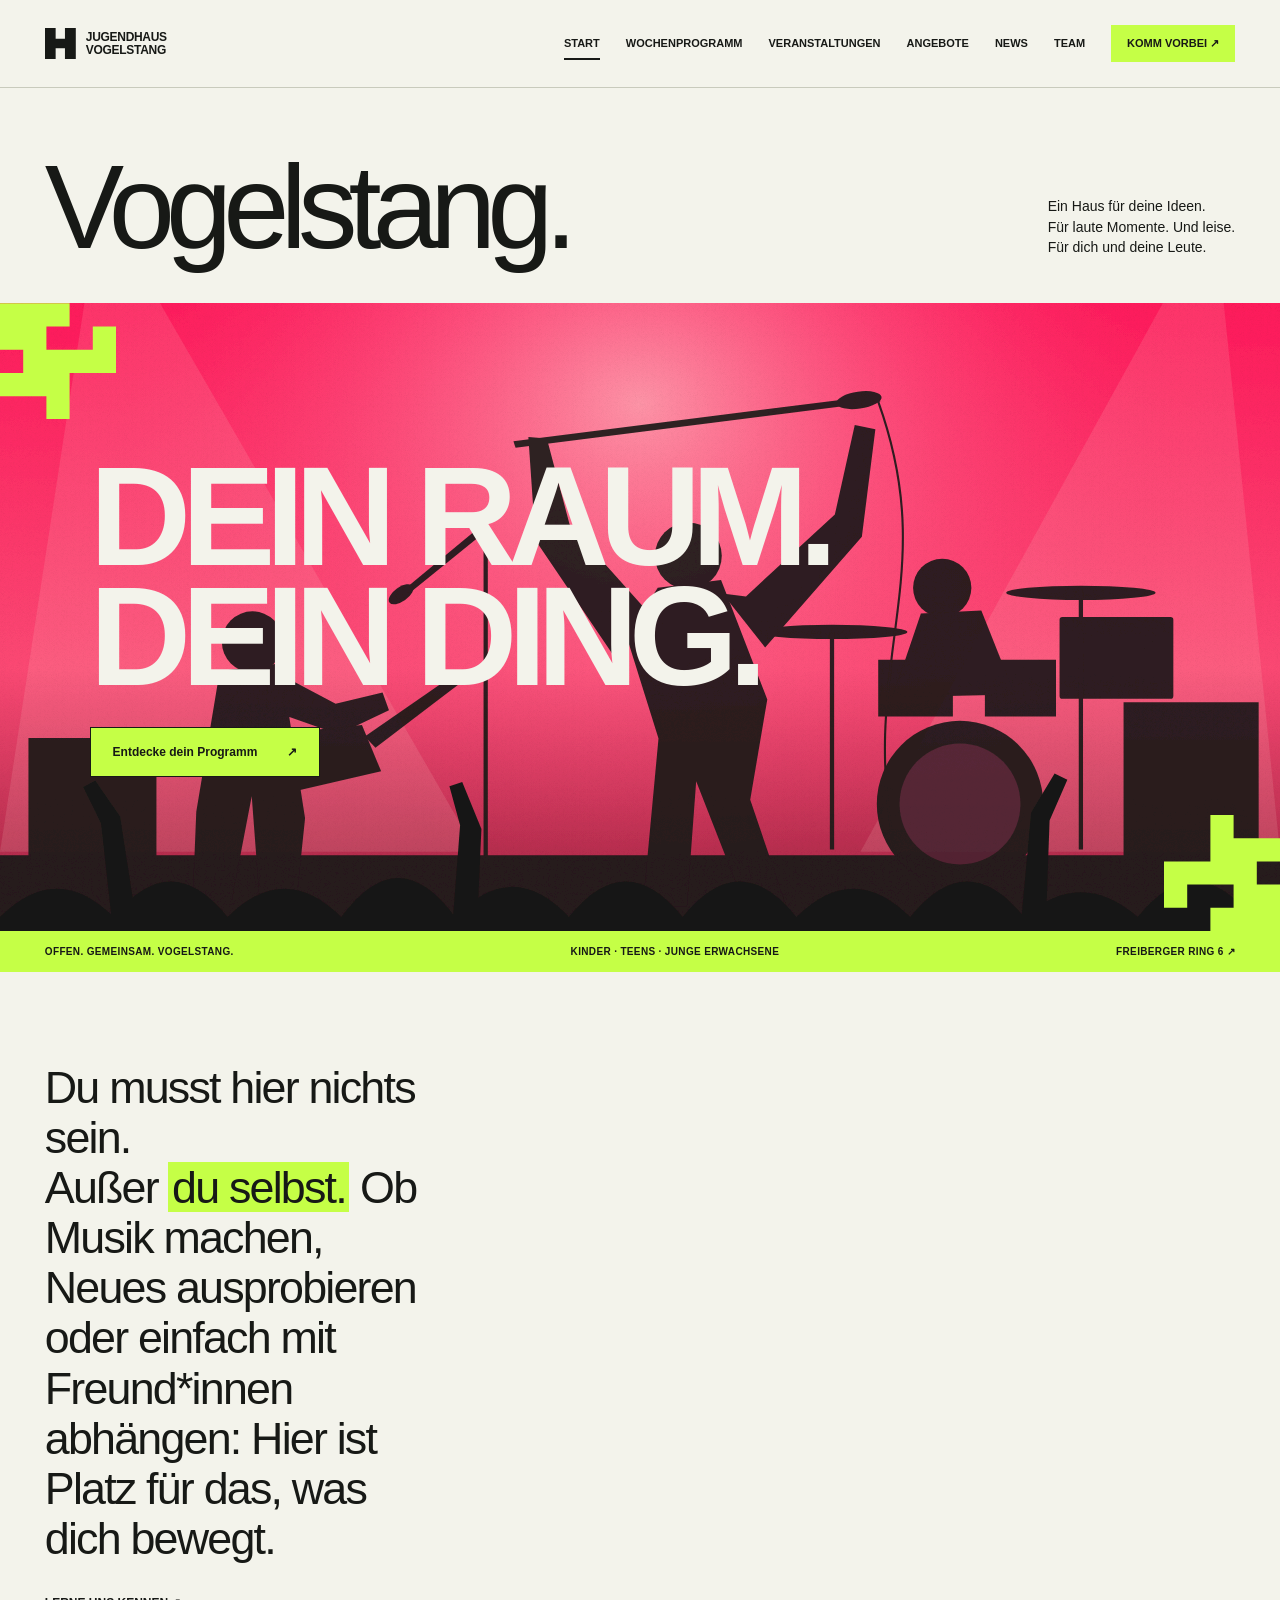
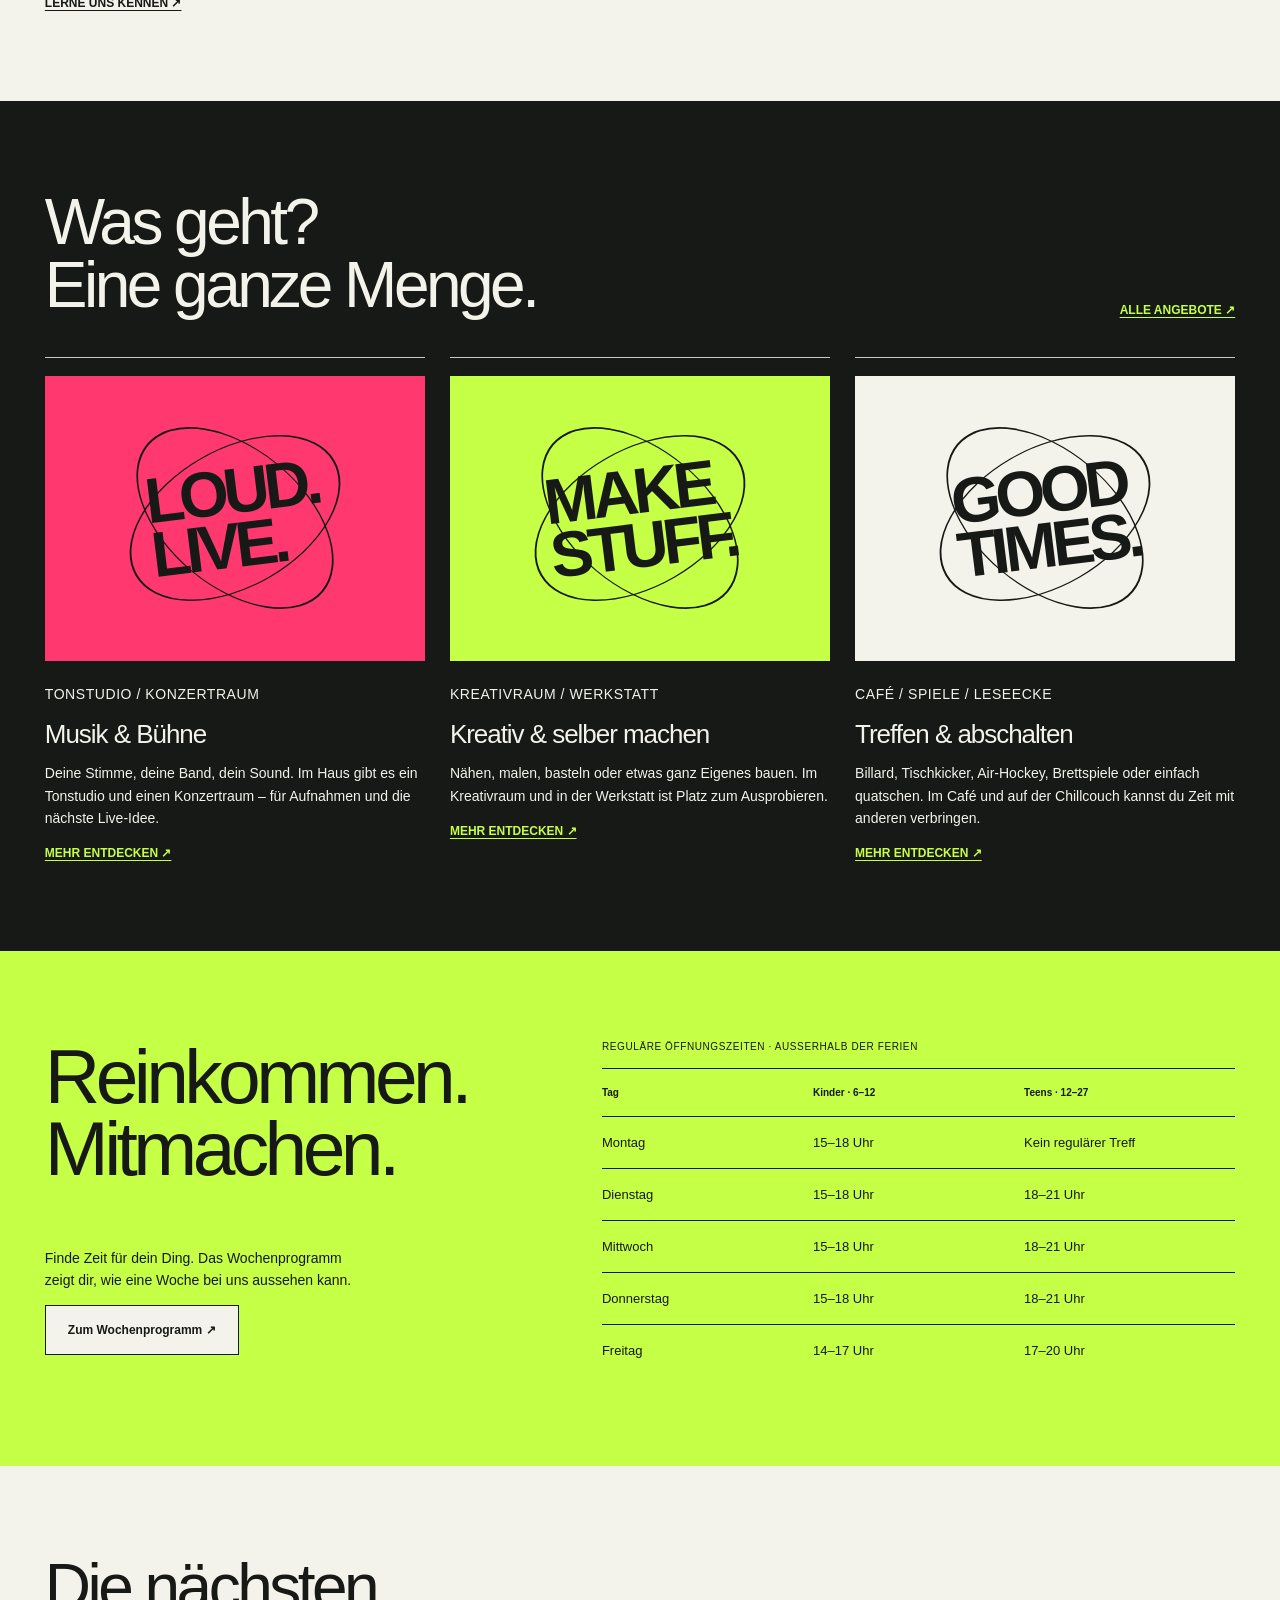
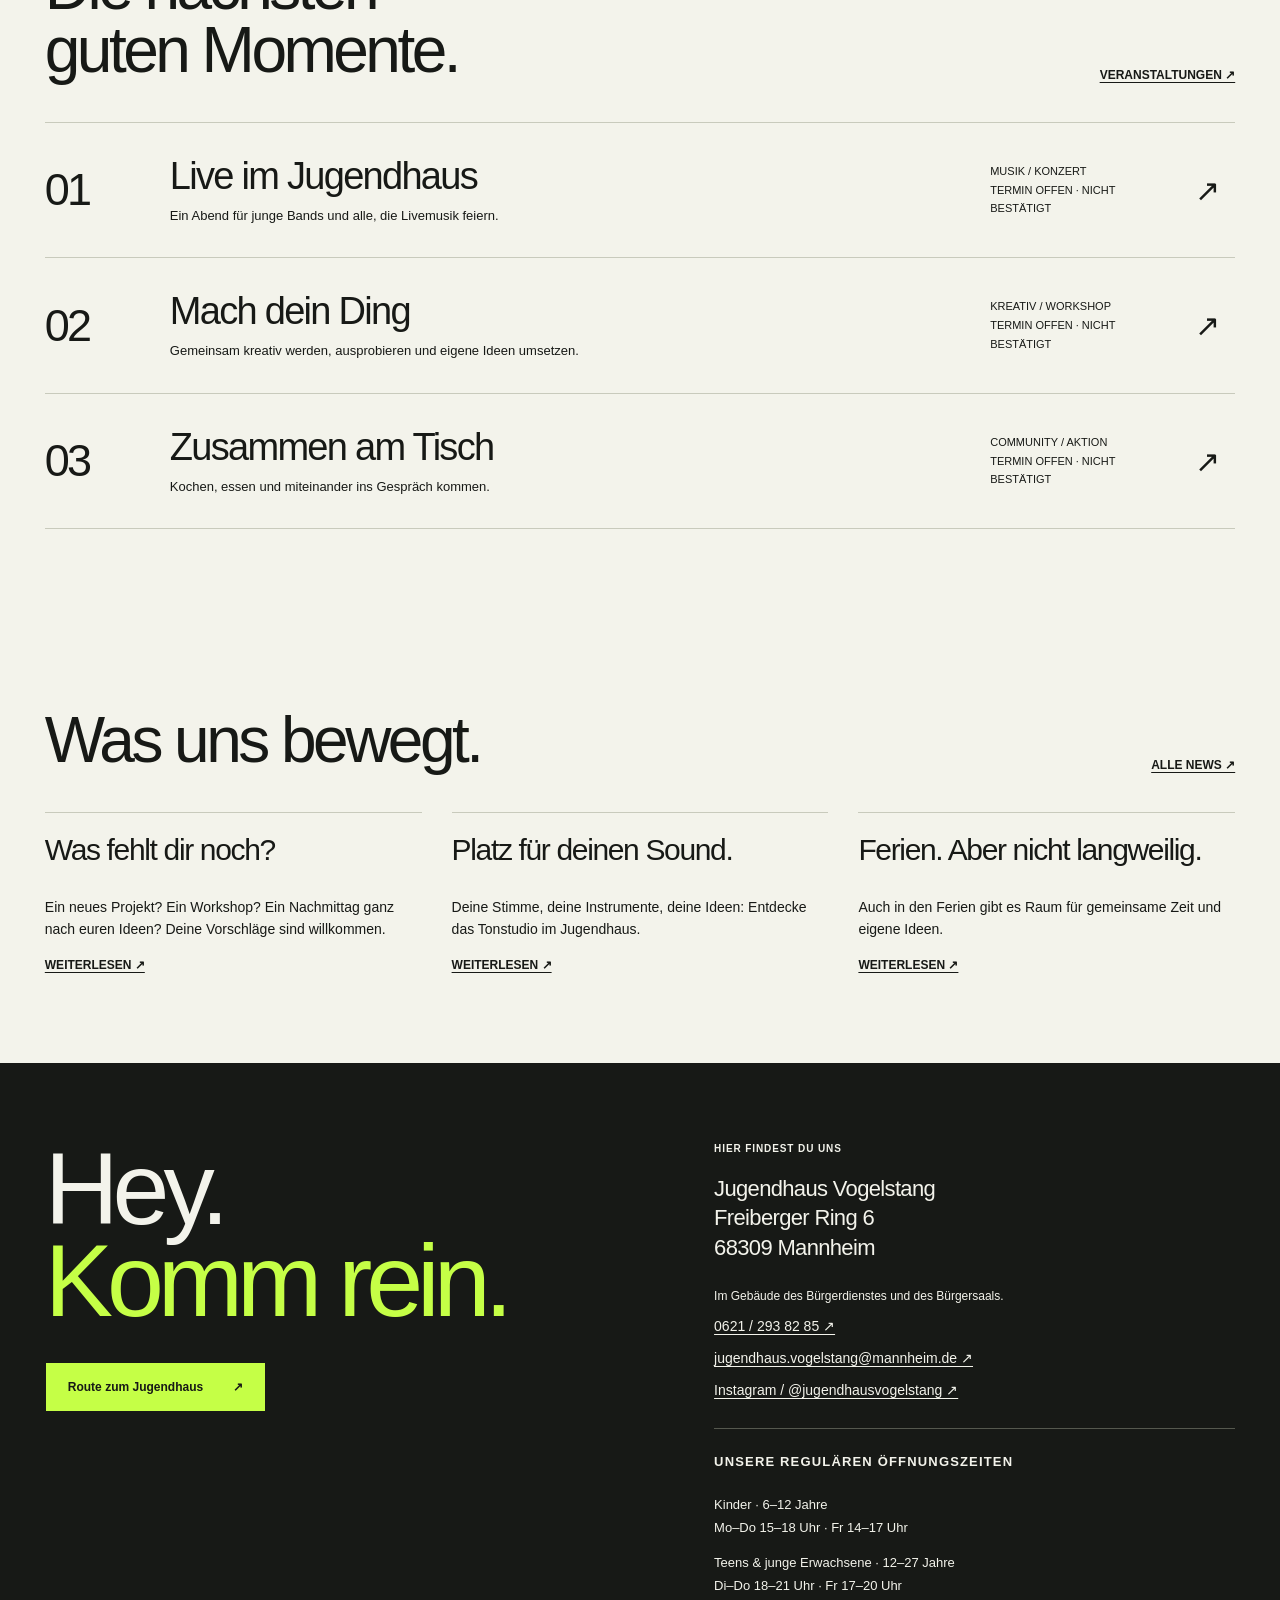
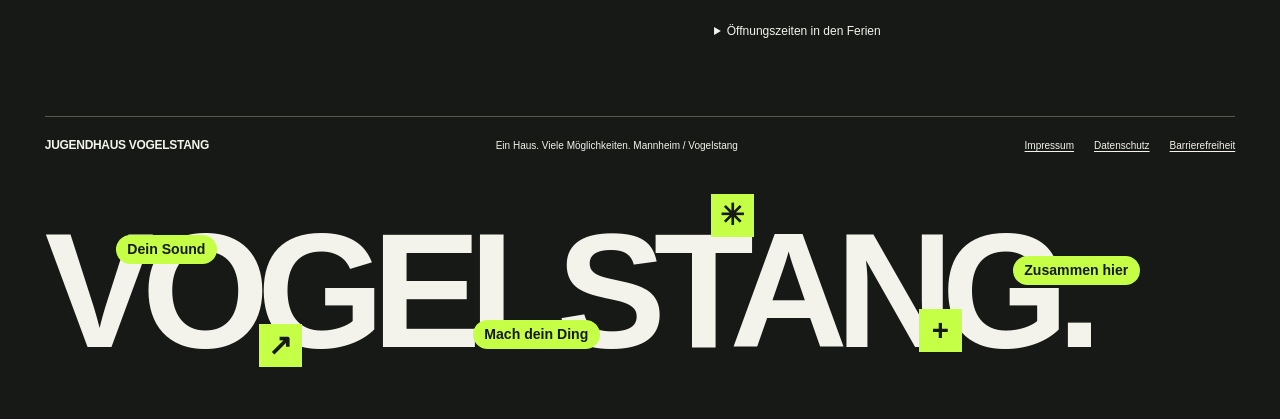
<file: examples/sites/jugendhaus-vogelstang/index.html>
<!doctype html>
<html lang="de">
<head>
  <meta charset="utf-8">
  <meta name="viewport" content="width=device-width, initial-scale=1">
  <title>Dein Raum. Dein Ding. | Jugendhaus Vogelstang</title>
  <meta name="description" content="Jugendhaus Vogelstang in Mannheim: dein Treffpunkt für Musik, Kreativität, Spiele und gemeinsame Zeit. Entdecke das Haus und komm vorbei.">
  <meta name="theme-color" content="#c5ff46">
  <meta name="robots" content="noindex, nofollow">
  <link rel="stylesheet" href="style.css">
  <script src="site.js" defer></script>
</head>
<body>
  <a class="skip-link" href="#main">Zum Inhalt</a>
  <header class="site-header">
    <a class="brand" href="index.html" aria-label="Jugendhaus Vogelstang – Startseite"><span class="brand-mark" aria-hidden="true"></span><span>JUGENDHAUS<br>VOGELSTANG</span></a>
    <button class="nav-toggle" type="button" aria-controls="navigation" aria-expanded="false">Menü</button>
    <nav class="nav" id="navigation" aria-label="Hauptnavigation">
      <a href="index.html" aria-current="page">Start</a><a href="wochenprogramm.html">Wochenprogramm</a><a href="veranstaltungen.html">Veranstaltungen</a><a href="angebote.html">Angebote</a><a href="news.html">News</a><a href="team.html">Team</a>
      <a class="contact-link" href="#kontakt">Komm vorbei ↗</a>
    </nav>
  </header>
  <main id="main"><div class="page-intro"><div class="intro-line"><h1>Vogelstang.</h1><p class="intro-copy">Ein Haus für deine Ideen.<br>Für laute Momente. Und leise.<br>Für dich und deine Leute.</p></div></div>
    <section class="hero" aria-label="Willkommen im Jugendhaus"><img class="hero-image" src="assets/stage.svg" alt="Illustration einer Konzertbühne in Pink mit Musiker*innen und Publikum" width="1800" height="900" fetchpriority="high">
      <span class="pixel pixel-one" aria-hidden="true"></span><span class="pixel pixel-two" aria-hidden="true"></span>
      <div class="hero-content"><h2 class="hero-title">DEIN RAUM.<br>DEIN DING.</h2><a class="button" href="wochenprogramm.html">Entdecke dein Programm <span aria-hidden="true">↗</span></a></div>
    </section><div class="ticker"><span>Offen. Gemeinsam. Vogelstang.</span><span>Kinder · Teens · Junge Erwachsene</span><span>Freiberger Ring 6 ↗</span></div>
    <section class="section statement"><div><h2>Du musst hier nichts sein.<br>Außer <mark>du selbst.</mark> Ob Musik machen, Neues ausprobieren oder einfach mit Freund*innen abhängen: Hier ist Platz für das, was dich bewegt.</h2><a class="text-link" href="team.html">Lerne uns kennen ↗</a></div></section>
    <section class="section dark"><div class="section-heading"><div><h2>Was geht?<br>Eine ganze Menge.</h2></div><a class="text-link" href="angebote.html">Alle Angebote ↗</a></div><div class="offer-grid"><article class="offer">
    <div class="offer-art art-pink" aria-hidden="true"><span class="art-orbit"></span><span class="art-orbit art-orbit-two"></span><span class="art-word">LOUD.<br>LIVE.</span></div>
    <p class="offer-meta">Tonstudio / Konzertraum</p><h3>Musik &amp; Bühne</h3><p>Deine Stimme, deine Band, dein Sound. Im Haus gibt es ein Tonstudio und einen Konzertraum – für Aufnahmen und die nächste Live-Idee.</p>
    <a class="text-link" href="angebote.html">Mehr entdecken ↗</a>
  </article><article class="offer">
    <div class="offer-art art-lime" aria-hidden="true"><span class="art-orbit"></span><span class="art-orbit art-orbit-two"></span><span class="art-word">MAKE<br>STUFF.</span></div>
    <p class="offer-meta">Kreativraum / Werkstatt</p><h3>Kreativ &amp; selber machen</h3><p>Nähen, malen, basteln oder etwas ganz Eigenes bauen. Im Kreativraum und in der Werkstatt ist Platz zum Ausprobieren.</p>
    <a class="text-link" href="angebote.html">Mehr entdecken ↗</a>
  </article><article class="offer">
    <div class="offer-art art-paper" aria-hidden="true"><span class="art-orbit"></span><span class="art-orbit art-orbit-two"></span><span class="art-word">GOOD<br>TIMES.</span></div>
    <p class="offer-meta">Café / Spiele / Leseecke</p><h3>Treffen &amp; abschalten</h3><p>Billard, Tischkicker, Air-Hockey, Brettspiele oder einfach quatschen. Im Café und auf der Chillcouch kannst du Zeit mit anderen verbringen.</p>
    <a class="text-link" href="angebote.html">Mehr entdecken ↗</a>
  </article></div></section>
    <section class="section program-preview"><div><h2>Reinkommen.<br>Mitmachen.</h2><p>Finde Zeit für dein Ding. Das Wochenprogramm zeigt dir, wie eine Woche bei uns aussehen kann.</p><a class="button button-light" href="wochenprogramm.html">Zum Wochenprogramm ↗</a></div><div><table class="hours"><caption>Reguläre Öffnungszeiten · außerhalb der Ferien</caption><thead><tr><th scope="col">Tag</th><th scope="col">Kinder · 6–12</th><th scope="col">Teens · 12–27</th></tr></thead><tbody>
    <tr><th scope="row">Montag</th><td>15–18 Uhr</td><td>Kein regulärer Treff</td></tr><tr><th scope="row">Dienstag</th><td>15–18 Uhr</td><td>18–21 Uhr</td></tr><tr><th scope="row">Mittwoch</th><td>15–18 Uhr</td><td>18–21 Uhr</td></tr><tr><th scope="row">Donnerstag</th><td>15–18 Uhr</td><td>18–21 Uhr</td></tr><tr><th scope="row">Freitag</th><td>14–17 Uhr</td><td>17–20 Uhr</td></tr>
  </tbody></table></div></section>
    <section class="section"><div class="section-heading"><div><h2>Die nächsten<br>guten Momente.</h2></div><a class="text-link" href="veranstaltungen.html">Veranstaltungen ↗</a></div><div class="events"><article class="event">
    <span class="event-number" aria-hidden="true">01</span><div><h3>Live im Jugendhaus</h3><p>Ein Abend für junge Bands und alle, die Livemusik feiern.</p></div>
    <div class="event-status">Musik / Konzert<br>Termin offen · nicht bestätigt</div>
    <a class="event-arrow" href="mailto:jugendhaus.vogelstang@mannheim.de?subject=Anfrage%3A%20Live%20im%20Jugendhaus" aria-label="Live im Jugendhaus: beim Team nachfragen">↗</a>
  </article><article class="event">
    <span class="event-number" aria-hidden="true">02</span><div><h3>Mach dein Ding</h3><p>Gemeinsam kreativ werden, ausprobieren und eigene Ideen umsetzen.</p></div>
    <div class="event-status">Kreativ / Workshop<br>Termin offen · nicht bestätigt</div>
    <a class="event-arrow" href="mailto:jugendhaus.vogelstang@mannheim.de?subject=Anfrage%3A%20Mach%20dein%20Ding" aria-label="Mach dein Ding: beim Team nachfragen">↗</a>
  </article><article class="event">
    <span class="event-number" aria-hidden="true">03</span><div><h3>Zusammen am Tisch</h3><p>Kochen, essen und miteinander ins Gespräch kommen.</p></div>
    <div class="event-status">Community / Aktion<br>Termin offen · nicht bestätigt</div>
    <a class="event-arrow" href="mailto:jugendhaus.vogelstang@mannheim.de?subject=Anfrage%3A%20Zusammen%20am%20Tisch" aria-label="Zusammen am Tisch: beim Team nachfragen">↗</a>
  </article></div></section>
    <section class="section"><div class="section-heading"><div><h2>Was uns bewegt.</h2></div><a class="text-link" href="news.html">Alle News ↗</a></div><div class="news-grid"><article class="news-item"><h3>Was fehlt dir noch?</h3><p>Ein neues Projekt? Ein Workshop? Ein Nachmittag ganz nach euren Ideen? Deine Vorschläge sind willkommen.</p><a class="text-link" href="news.html#deine-ideen">Weiterlesen ↗</a></article><article class="news-item"><h3>Platz für deinen Sound.</h3><p>Deine Stimme, deine Instrumente, deine Ideen: Entdecke das Tonstudio im Jugendhaus.</p><a class="text-link" href="news.html#studio">Weiterlesen ↗</a></article><article class="news-item"><h3>Ferien. Aber nicht langweilig.</h3><p>Auch in den Ferien gibt es Raum für gemeinsame Zeit und eigene Ideen.</p><a class="text-link" href="news.html#ferien">Weiterlesen ↗</a></article></div></section></main>
  <footer class="contact" id="kontakt">
    <div class="contact-top">
      <div><h2>Hey.<br><span>Komm rein.</span></h2>
        <a class="button" href="https://www.google.com/maps/search/?api=1&amp;query=Freiberger+Ring+6+68309+Mannheim" target="_blank" rel="noopener noreferrer">Route zum Jugendhaus <span aria-hidden="true">↗</span></a>
      </div>
      <div><p class="eyebrow">Hier findest du uns</p><address>Jugendhaus Vogelstang<br>Freiberger Ring 6<br>68309 Mannheim</address>
        <p class="small">Im Gebäude des Bürgerdienstes und des Bürgersaals.</p>
        <div class="contact-info">
          <a href="tel:+496212938285">0621 / 293 82 85 ↗</a>
          <a href="mailto:jugendhaus.vogelstang@mannheim.de">jugendhaus.vogelstang@mannheim.de ↗</a>
          <a href="https://www.instagram.com/jugendhausvogelstang/" target="_blank" rel="noopener noreferrer">Instagram / @jugendhausvogelstang ↗</a>
        </div>
        <div class="contact-hours"><p class="eyebrow">Unsere regulären Öffnungszeiten</p>
          <p>Kinder · 6–12 Jahre<br>Mo–Do 15–18 Uhr · Fr 14–17 Uhr</p>
          <p>Teens &amp; junge Erwachsene · 12–27 Jahre<br>Di–Do 18–21 Uhr · Fr 17–20 Uhr</p>
          <details><summary>Öffnungszeiten in den Ferien</summary><p>Kinder: Mo–Do 14–17:30 Uhr · Fr 14–17 Uhr<br>Teens: Di–Do 18–21 Uhr · Fr 17–20:30 Uhr</p></details>
        </div>
      </div>
    </div>
    <div class="footer-bottom"><a class="brand" href="index.html">JUGENDHAUS VOGELSTANG</a>
      <span>Ein Haus. Viele Möglichkeiten. Mannheim / Vogelstang</span>
      <nav class="footer-links" aria-label="Rechtliche Informationen"><a href="impressum.html">Impressum</a><a href="datenschutz.html">Datenschutz</a><a href="barrierefreiheit.html">Barrierefreiheit</a></nav>
    </div>
    <div class="footer-playground">
      <p class="footer-word" aria-hidden="true">VOGELSTANG.</p>
      <div class="footer-badges" aria-hidden="true">
        <span class="flying-badge badge-music">Dein Sound</span>
        <span class="flying-badge badge-create">Mach dein Ding</span>
        <span class="flying-badge badge-together">Zusammen hier</span>
        <span class="flying-badge badge-symbol badge-symbol-one">↗</span>
        <span class="flying-badge badge-symbol badge-symbol-two">✳</span>
        <span class="flying-badge badge-symbol badge-symbol-three">+</span>
      </div>
    </div>
  </footer>
</body>
</html>
</file>
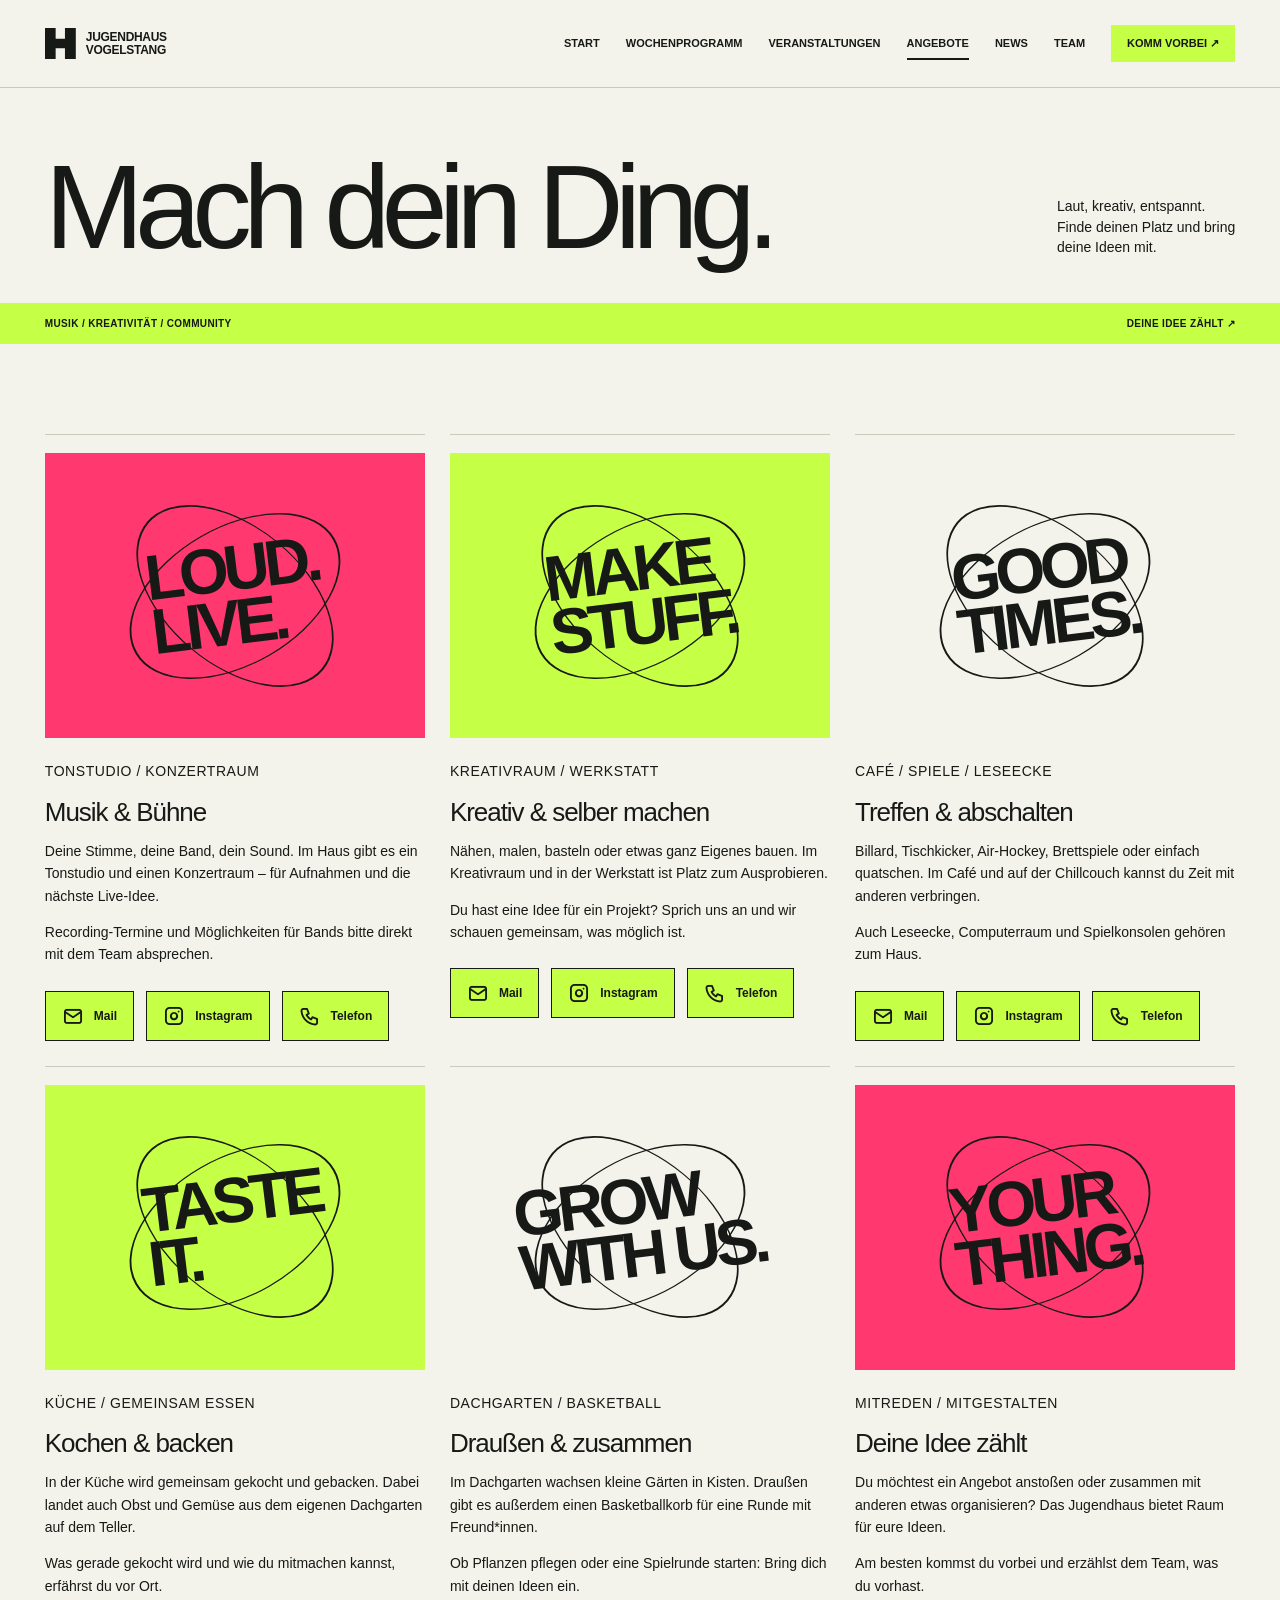
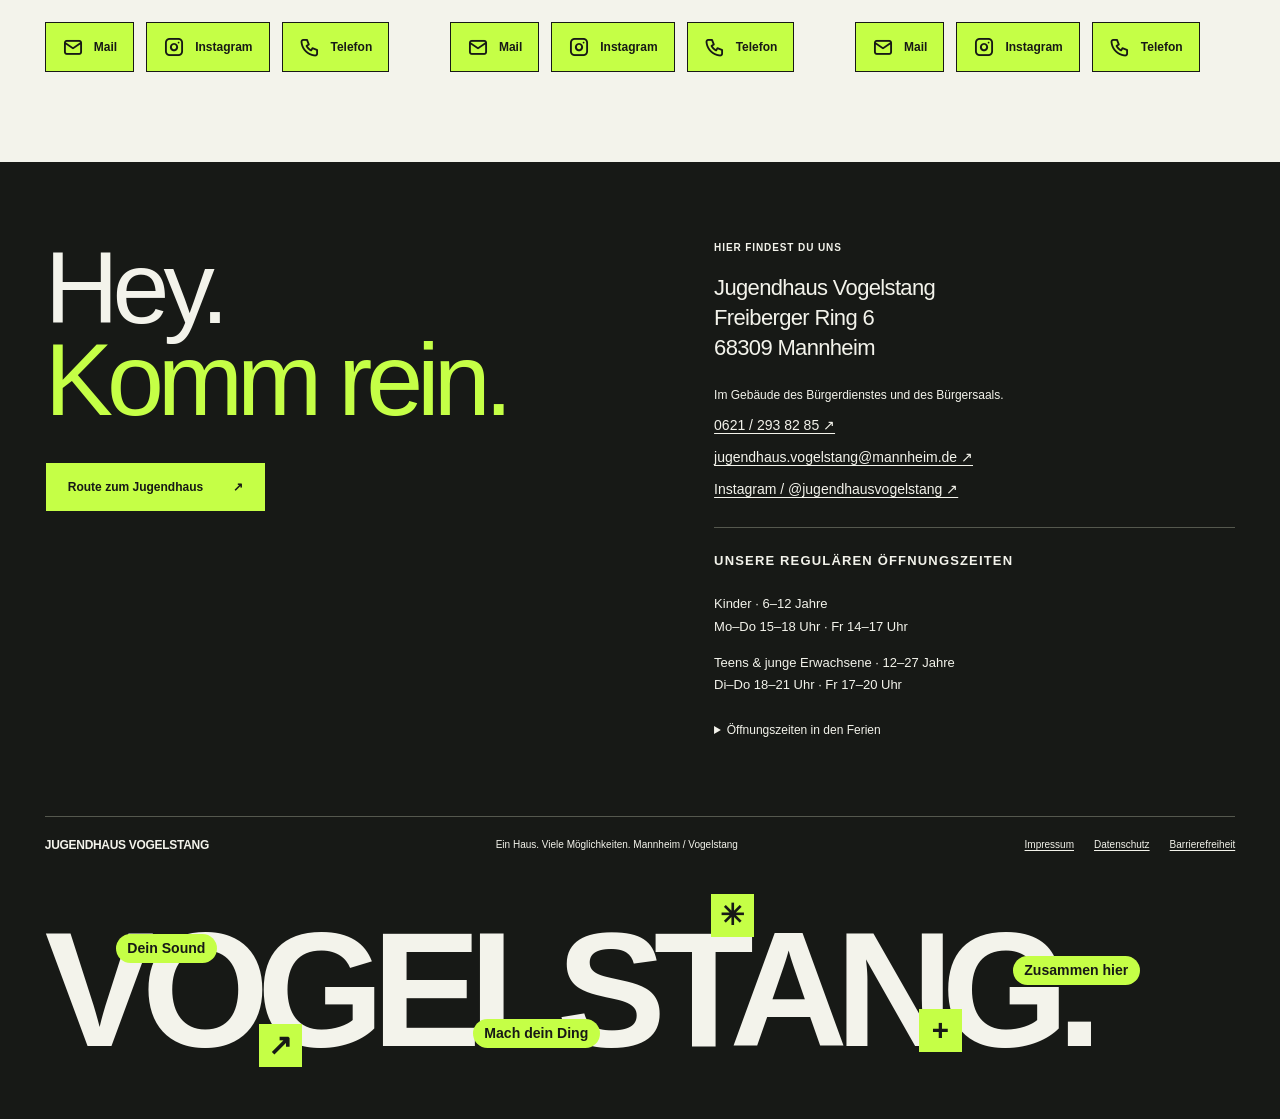
<file: examples/sites/jugendhaus-vogelstang/angebote.html>
<!doctype html>
<html lang="de">
<head>
  <meta charset="utf-8">
  <meta name="viewport" content="width=device-width, initial-scale=1">
  <title>Angebote | Jugendhaus Vogelstang</title>
  <meta name="description" content="Tonstudio, Kreativraum, Café, Küche, Dachgarten und mehr: Entdecke die Möglichkeiten im Jugendhaus Vogelstang.">
  <meta name="theme-color" content="#c5ff46">
  <meta name="robots" content="noindex, nofollow">
  <link rel="stylesheet" href="style.css">
  <script src="site.js" defer></script>
</head>
<body>
  <a class="skip-link" href="#main">Zum Inhalt</a>
  <header class="site-header">
    <a class="brand" href="index.html" aria-label="Jugendhaus Vogelstang – Startseite"><span class="brand-mark" aria-hidden="true"></span><span>JUGENDHAUS<br>VOGELSTANG</span></a>
    <button class="nav-toggle" type="button" aria-controls="navigation" aria-expanded="false">Menü</button>
    <nav class="nav" id="navigation" aria-label="Hauptnavigation">
      <a href="index.html">Start</a><a href="wochenprogramm.html">Wochenprogramm</a><a href="veranstaltungen.html">Veranstaltungen</a><a href="angebote.html" aria-current="page">Angebote</a><a href="news.html">News</a><a href="team.html">Team</a>
      <a class="contact-link" href="#kontakt">Komm vorbei ↗</a>
    </nav>
  </header>
  <main id="main"><div class="page-intro"><div class="intro-line"><h1>Mach dein Ding.</h1><p class="intro-copy">Laut, kreativ, entspannt.<br>Finde deinen Platz und bring<br>deine Ideen mit.</p></div></div><div class="ticker"><span>Musik / Kreativität / Community</span><span>Deine Idee zählt ↗</span></div>
    <section class="section"><div class="offer-grid"><article class="offer">
    <div class="offer-art art-pink" aria-hidden="true"><span class="art-orbit"></span><span class="art-orbit art-orbit-two"></span><span class="art-word">LOUD.<br>LIVE.</span></div>
    <p class="offer-meta">Tonstudio / Konzertraum</p><h3>Musik &amp; Bühne</h3><p>Deine Stimme, deine Band, dein Sound. Im Haus gibt es ein Tonstudio und einen Konzertraum – für Aufnahmen und die nächste Live-Idee.</p>
    <p>Recording-Termine und Möglichkeiten für Bands bitte direkt mit dem Team absprechen.</p><nav class="contact-channels" aria-label="Kontaktiere das Team">
    <a class="contact-channel" href="mailto:jugendhaus.vogelstang@mannheim.de" aria-label="Schreib uns eine E-Mail"><span class="channel-icon ti-mail" aria-hidden="true"></span><span>Mail</span></a>
    <a class="contact-channel" href="https://www.instagram.com/jugendhausvogelstang/" target="_blank" rel="noopener noreferrer" aria-label="Jugendhaus auf Instagram öffnen (neuer Tab)"><span class="channel-icon ti-brand-instagram" aria-hidden="true"></span><span>Instagram</span></a>
    <a class="contact-channel" href="tel:+496212938285" aria-label="Ruf das Jugendhaus an"><span class="channel-icon ti-phone" aria-hidden="true"></span><span>Telefon</span></a>
  </nav>
  </article><article class="offer">
    <div class="offer-art art-lime" aria-hidden="true"><span class="art-orbit"></span><span class="art-orbit art-orbit-two"></span><span class="art-word">MAKE<br>STUFF.</span></div>
    <p class="offer-meta">Kreativraum / Werkstatt</p><h3>Kreativ &amp; selber machen</h3><p>Nähen, malen, basteln oder etwas ganz Eigenes bauen. Im Kreativraum und in der Werkstatt ist Platz zum Ausprobieren.</p>
    <p>Du hast eine Idee für ein Projekt? Sprich uns an und wir schauen gemeinsam, was möglich ist.</p><nav class="contact-channels" aria-label="Kontaktiere das Team">
    <a class="contact-channel" href="mailto:jugendhaus.vogelstang@mannheim.de" aria-label="Schreib uns eine E-Mail"><span class="channel-icon ti-mail" aria-hidden="true"></span><span>Mail</span></a>
    <a class="contact-channel" href="https://www.instagram.com/jugendhausvogelstang/" target="_blank" rel="noopener noreferrer" aria-label="Jugendhaus auf Instagram öffnen (neuer Tab)"><span class="channel-icon ti-brand-instagram" aria-hidden="true"></span><span>Instagram</span></a>
    <a class="contact-channel" href="tel:+496212938285" aria-label="Ruf das Jugendhaus an"><span class="channel-icon ti-phone" aria-hidden="true"></span><span>Telefon</span></a>
  </nav>
  </article><article class="offer">
    <div class="offer-art art-paper" aria-hidden="true"><span class="art-orbit"></span><span class="art-orbit art-orbit-two"></span><span class="art-word">GOOD<br>TIMES.</span></div>
    <p class="offer-meta">Café / Spiele / Leseecke</p><h3>Treffen &amp; abschalten</h3><p>Billard, Tischkicker, Air-Hockey, Brettspiele oder einfach quatschen. Im Café und auf der Chillcouch kannst du Zeit mit anderen verbringen.</p>
    <p>Auch Leseecke, Computerraum und Spielkonsolen gehören zum Haus.</p><nav class="contact-channels" aria-label="Kontaktiere das Team">
    <a class="contact-channel" href="mailto:jugendhaus.vogelstang@mannheim.de" aria-label="Schreib uns eine E-Mail"><span class="channel-icon ti-mail" aria-hidden="true"></span><span>Mail</span></a>
    <a class="contact-channel" href="https://www.instagram.com/jugendhausvogelstang/" target="_blank" rel="noopener noreferrer" aria-label="Jugendhaus auf Instagram öffnen (neuer Tab)"><span class="channel-icon ti-brand-instagram" aria-hidden="true"></span><span>Instagram</span></a>
    <a class="contact-channel" href="tel:+496212938285" aria-label="Ruf das Jugendhaus an"><span class="channel-icon ti-phone" aria-hidden="true"></span><span>Telefon</span></a>
  </nav>
  </article><article class="offer">
    <div class="offer-art art-lime" aria-hidden="true"><span class="art-orbit"></span><span class="art-orbit art-orbit-two"></span><span class="art-word">TASTE<br>IT.</span></div>
    <p class="offer-meta">Küche / Gemeinsam essen</p><h3>Kochen &amp; backen</h3><p>In der Küche wird gemeinsam gekocht und gebacken. Dabei landet auch Obst und Gemüse aus dem eigenen Dachgarten auf dem Teller.</p>
    <p>Was gerade gekocht wird und wie du mitmachen kannst, erfährst du vor Ort.</p><nav class="contact-channels" aria-label="Kontaktiere das Team">
    <a class="contact-channel" href="mailto:jugendhaus.vogelstang@mannheim.de" aria-label="Schreib uns eine E-Mail"><span class="channel-icon ti-mail" aria-hidden="true"></span><span>Mail</span></a>
    <a class="contact-channel" href="https://www.instagram.com/jugendhausvogelstang/" target="_blank" rel="noopener noreferrer" aria-label="Jugendhaus auf Instagram öffnen (neuer Tab)"><span class="channel-icon ti-brand-instagram" aria-hidden="true"></span><span>Instagram</span></a>
    <a class="contact-channel" href="tel:+496212938285" aria-label="Ruf das Jugendhaus an"><span class="channel-icon ti-phone" aria-hidden="true"></span><span>Telefon</span></a>
  </nav>
  </article><article class="offer">
    <div class="offer-art art-paper" aria-hidden="true"><span class="art-orbit"></span><span class="art-orbit art-orbit-two"></span><span class="art-word">GROW<br>WITH US.</span></div>
    <p class="offer-meta">Dachgarten / Basketball</p><h3>Draußen &amp; zusammen</h3><p>Im Dachgarten wachsen kleine Gärten in Kisten. Draußen gibt es außerdem einen Basketballkorb für eine Runde mit Freund*innen.</p>
    <p>Ob Pflanzen pflegen oder eine Spielrunde starten: Bring dich mit deinen Ideen ein.</p><nav class="contact-channels" aria-label="Kontaktiere das Team">
    <a class="contact-channel" href="mailto:jugendhaus.vogelstang@mannheim.de" aria-label="Schreib uns eine E-Mail"><span class="channel-icon ti-mail" aria-hidden="true"></span><span>Mail</span></a>
    <a class="contact-channel" href="https://www.instagram.com/jugendhausvogelstang/" target="_blank" rel="noopener noreferrer" aria-label="Jugendhaus auf Instagram öffnen (neuer Tab)"><span class="channel-icon ti-brand-instagram" aria-hidden="true"></span><span>Instagram</span></a>
    <a class="contact-channel" href="tel:+496212938285" aria-label="Ruf das Jugendhaus an"><span class="channel-icon ti-phone" aria-hidden="true"></span><span>Telefon</span></a>
  </nav>
  </article><article class="offer">
    <div class="offer-art art-pink" aria-hidden="true"><span class="art-orbit"></span><span class="art-orbit art-orbit-two"></span><span class="art-word">YOUR<br>THING.</span></div>
    <p class="offer-meta">Mitreden / Mitgestalten</p><h3>Deine Idee zählt</h3><p>Du möchtest ein Angebot anstoßen oder zusammen mit anderen etwas organisieren? Das Jugendhaus bietet Raum für eure Ideen.</p>
    <p>Am besten kommst du vorbei und erzählst dem Team, was du vorhast.</p><nav class="contact-channels" aria-label="Kontaktiere das Team">
    <a class="contact-channel" href="mailto:jugendhaus.vogelstang@mannheim.de" aria-label="Schreib uns eine E-Mail"><span class="channel-icon ti-mail" aria-hidden="true"></span><span>Mail</span></a>
    <a class="contact-channel" href="https://www.instagram.com/jugendhausvogelstang/" target="_blank" rel="noopener noreferrer" aria-label="Jugendhaus auf Instagram öffnen (neuer Tab)"><span class="channel-icon ti-brand-instagram" aria-hidden="true"></span><span>Instagram</span></a>
    <a class="contact-channel" href="tel:+496212938285" aria-label="Ruf das Jugendhaus an"><span class="channel-icon ti-phone" aria-hidden="true"></span><span>Telefon</span></a>
  </nav>
  </article></div></section></main>
  <footer class="contact" id="kontakt">
    <div class="contact-top">
      <div><h2>Hey.<br><span>Komm rein.</span></h2>
        <a class="button" href="https://www.google.com/maps/search/?api=1&amp;query=Freiberger+Ring+6+68309+Mannheim" target="_blank" rel="noopener noreferrer">Route zum Jugendhaus <span aria-hidden="true">↗</span></a>
      </div>
      <div><p class="eyebrow">Hier findest du uns</p><address>Jugendhaus Vogelstang<br>Freiberger Ring 6<br>68309 Mannheim</address>
        <p class="small">Im Gebäude des Bürgerdienstes und des Bürgersaals.</p>
        <div class="contact-info">
          <a href="tel:+496212938285">0621 / 293 82 85 ↗</a>
          <a href="mailto:jugendhaus.vogelstang@mannheim.de">jugendhaus.vogelstang@mannheim.de ↗</a>
          <a href="https://www.instagram.com/jugendhausvogelstang/" target="_blank" rel="noopener noreferrer">Instagram / @jugendhausvogelstang ↗</a>
        </div>
        <div class="contact-hours"><p class="eyebrow">Unsere regulären Öffnungszeiten</p>
          <p>Kinder · 6–12 Jahre<br>Mo–Do 15–18 Uhr · Fr 14–17 Uhr</p>
          <p>Teens &amp; junge Erwachsene · 12–27 Jahre<br>Di–Do 18–21 Uhr · Fr 17–20 Uhr</p>
          <details><summary>Öffnungszeiten in den Ferien</summary><p>Kinder: Mo–Do 14–17:30 Uhr · Fr 14–17 Uhr<br>Teens: Di–Do 18–21 Uhr · Fr 17–20:30 Uhr</p></details>
        </div>
      </div>
    </div>
    <div class="footer-bottom"><a class="brand" href="index.html">JUGENDHAUS VOGELSTANG</a>
      <span>Ein Haus. Viele Möglichkeiten. Mannheim / Vogelstang</span>
      <nav class="footer-links" aria-label="Rechtliche Informationen"><a href="impressum.html">Impressum</a><a href="datenschutz.html">Datenschutz</a><a href="barrierefreiheit.html">Barrierefreiheit</a></nav>
    </div>
    <div class="footer-playground">
      <p class="footer-word" aria-hidden="true">VOGELSTANG.</p>
      <div class="footer-badges" aria-hidden="true">
        <span class="flying-badge badge-music">Dein Sound</span>
        <span class="flying-badge badge-create">Mach dein Ding</span>
        <span class="flying-badge badge-together">Zusammen hier</span>
        <span class="flying-badge badge-symbol badge-symbol-one">↗</span>
        <span class="flying-badge badge-symbol badge-symbol-two">✳</span>
        <span class="flying-badge badge-symbol badge-symbol-three">+</span>
      </div>
    </div>
  </footer>
</body>
</html>
</file>
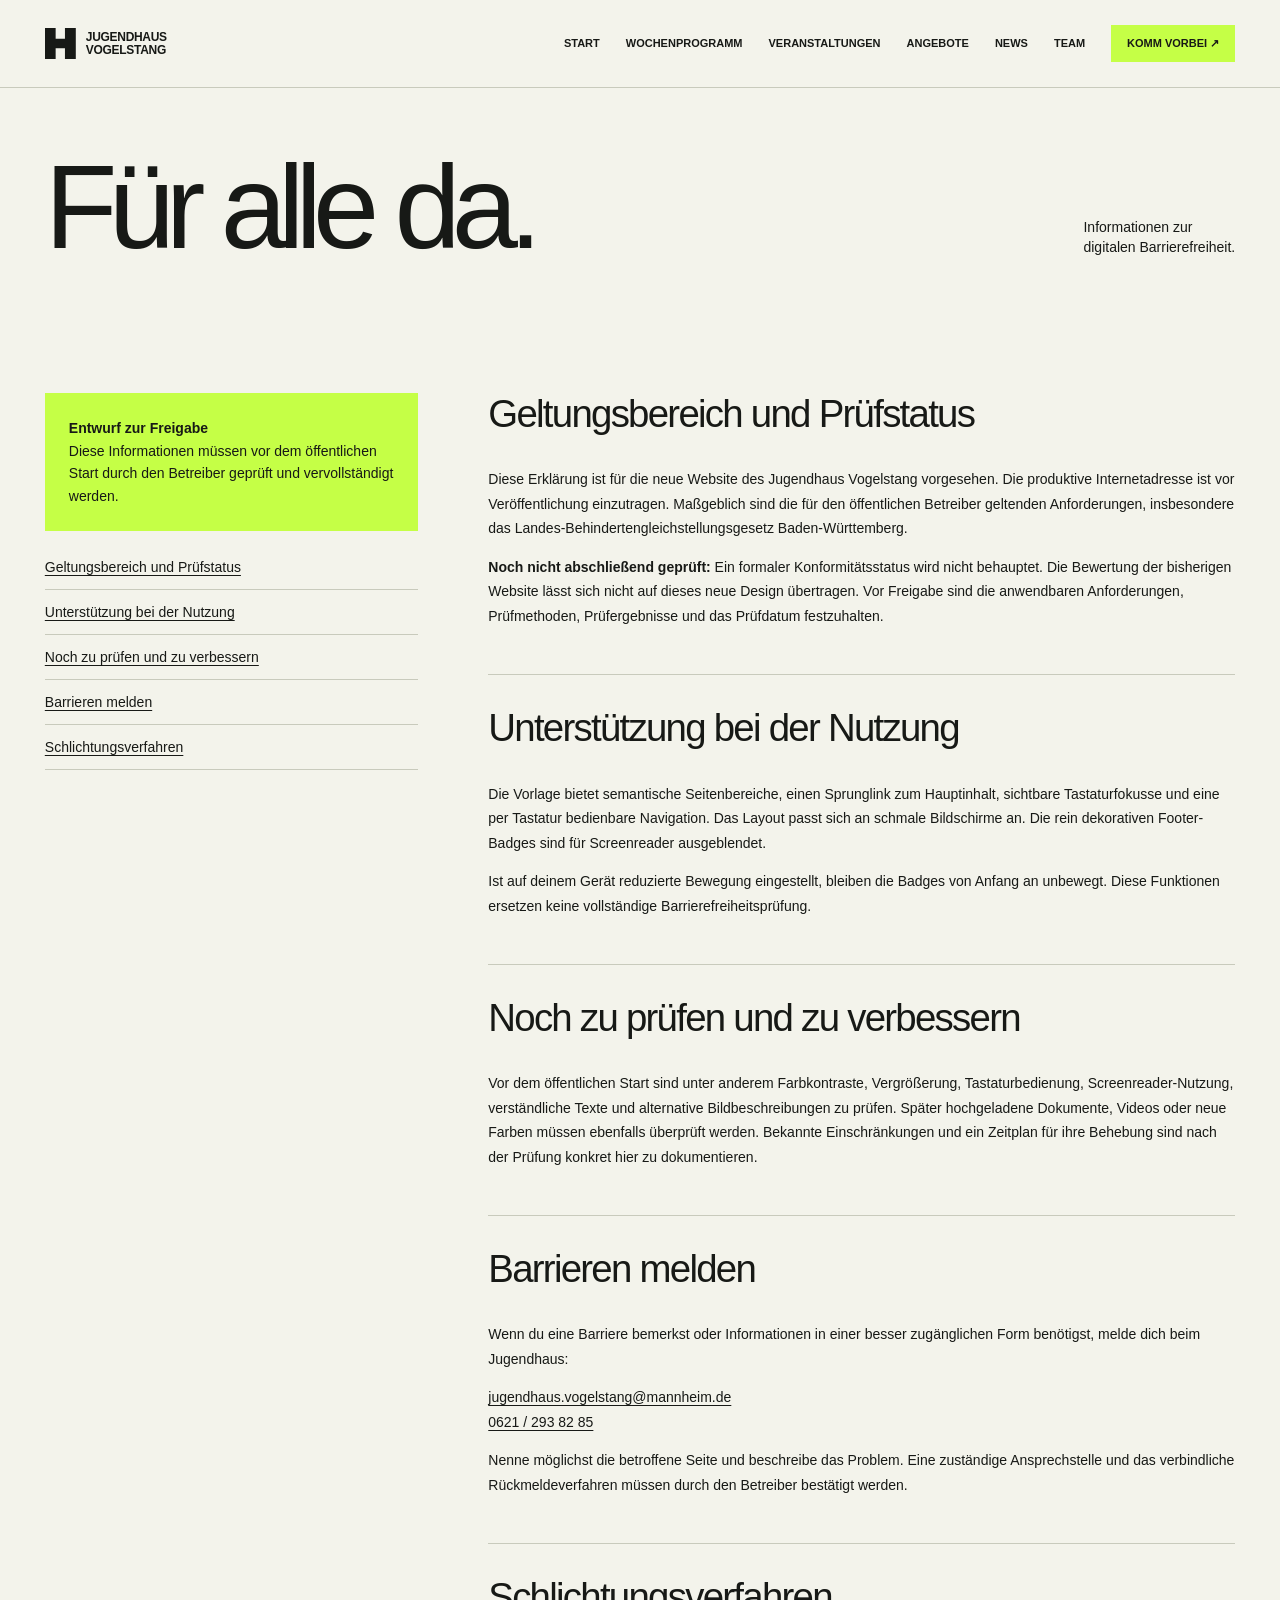
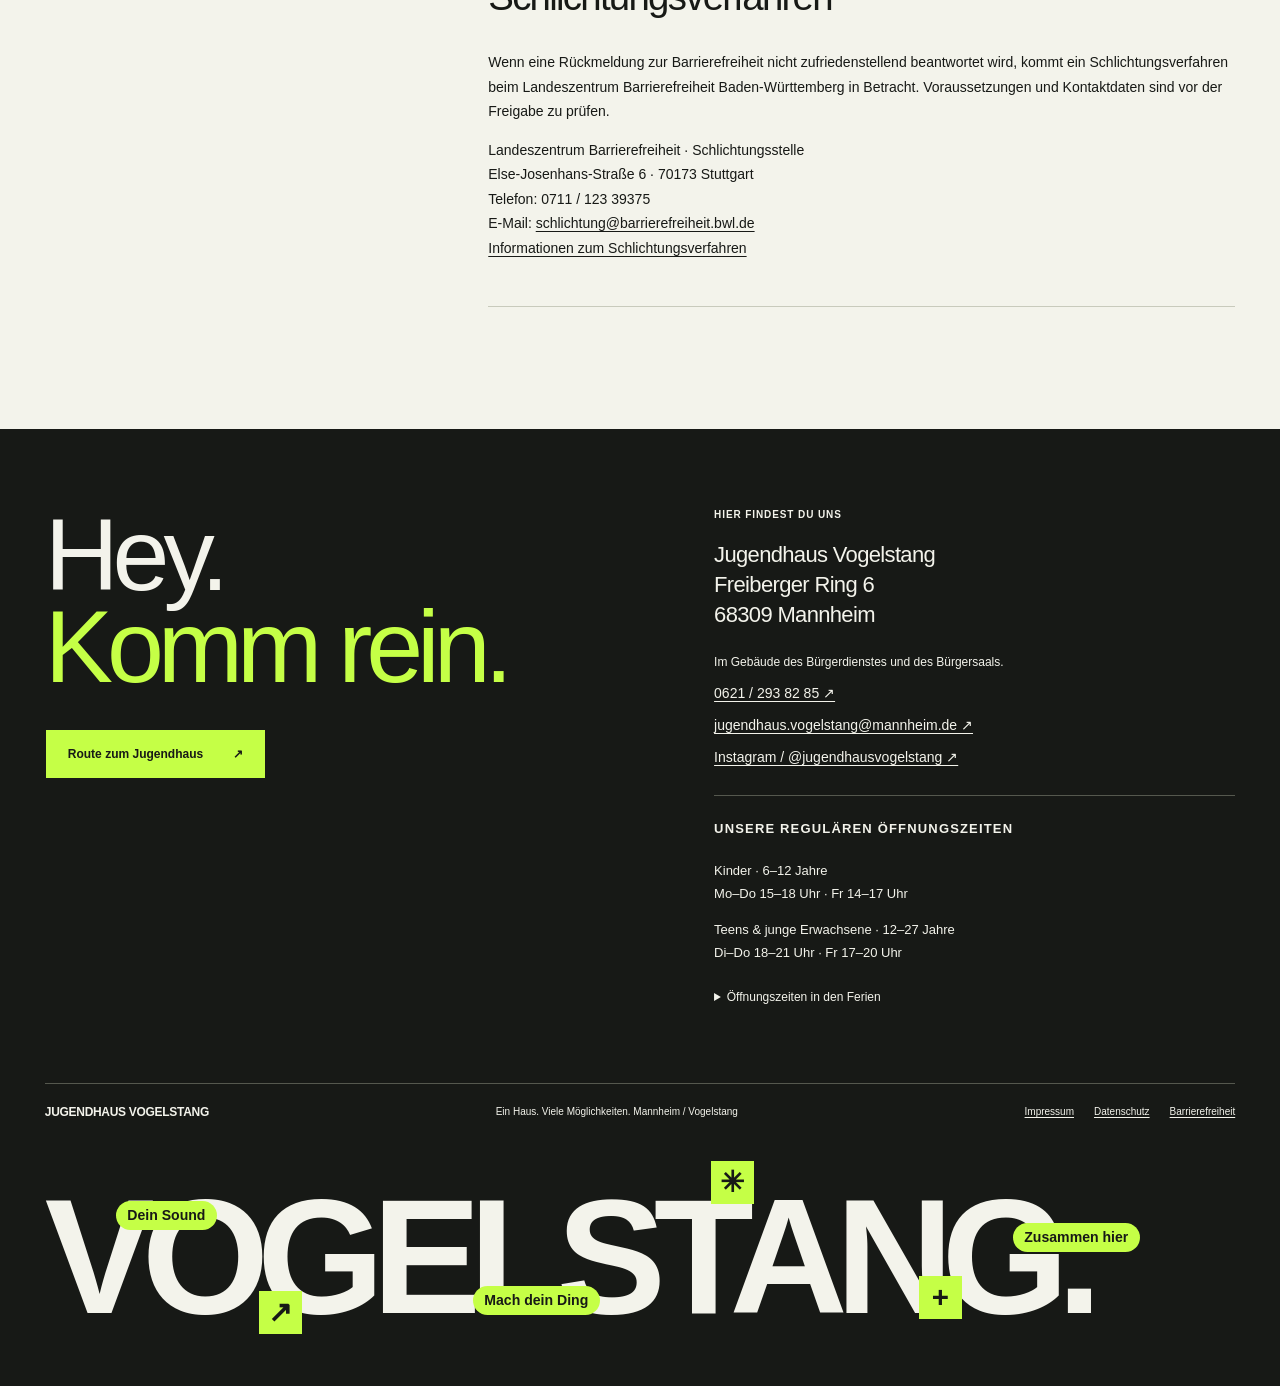
<file: examples/sites/jugendhaus-vogelstang/barrierefreiheit.html>
<!doctype html>
<html lang="de">
<head>
  <meta charset="utf-8">
  <meta name="viewport" content="width=device-width, initial-scale=1">
  <title>Barrierefreiheit | Jugendhaus Vogelstang</title>
  <meta name="description" content="Zugänglichkeit, Rückmeldung und Kontakt zur Barrierefreiheit der neuen Jugendhaus-Website.">
  <meta name="theme-color" content="#c5ff46">
  <meta name="robots" content="noindex, nofollow">
  <link rel="stylesheet" href="style.css">
  <script src="site.js" defer></script>
</head>
<body>
  <a class="skip-link" href="#main">Zum Inhalt</a>
  <header class="site-header">
    <a class="brand" href="index.html" aria-label="Jugendhaus Vogelstang – Startseite"><span class="brand-mark" aria-hidden="true"></span><span>JUGENDHAUS<br>VOGELSTANG</span></a>
    <button class="nav-toggle" type="button" aria-controls="navigation" aria-expanded="false">Menü</button>
    <nav class="nav" id="navigation" aria-label="Hauptnavigation">
      <a href="index.html">Start</a><a href="wochenprogramm.html">Wochenprogramm</a><a href="veranstaltungen.html">Veranstaltungen</a><a href="angebote.html">Angebote</a><a href="news.html">News</a><a href="team.html">Team</a>
      <a class="contact-link" href="#kontakt">Komm vorbei ↗</a>
    </nav>
  </header>
  <main id="main"><div class="page-intro"><div class="intro-line"><h1>Für alle da.</h1><p class="intro-copy">Informationen zur<br>digitalen Barrierefreiheit.</p></div></div>
    <section class="section legal-layout">
      <aside class="legal-summary"><p class="legal-status"><strong>Entwurf zur Freigabe</strong><br>Diese Informationen müssen vor dem öffentlichen Start durch den Betreiber geprüft und vervollständigt werden.</p>
        <nav aria-label="Auf dieser Seite"><a href="#recht-1">Geltungsbereich und Prüfstatus</a><a href="#recht-2">Unterstützung bei der Nutzung</a><a href="#recht-3">Noch zu prüfen und zu verbessern</a><a href="#recht-4">Barrieren melden</a><a href="#recht-5">Schlichtungsverfahren</a></nav>
      </aside>
      <div class="legal-copy"><section id="recht-1"><h2>Geltungsbereich und Prüfstatus</h2><p>Diese Erklärung ist für die neue Website des Jugendhaus Vogelstang vorgesehen. Die produktive Internetadresse ist vor Veröffentlichung einzutragen. Maßgeblich sind die für den öffentlichen Betreiber geltenden Anforderungen, insbesondere das Landes-Behindertengleichstellungsgesetz Baden-Württemberg.</p><p><strong>Noch nicht abschließend geprüft:</strong> Ein formaler Konformitätsstatus wird nicht behauptet. Die Bewertung der bisherigen Website lässt sich nicht auf dieses neue Design übertragen. Vor Freigabe sind die anwendbaren Anforderungen, Prüfmethoden, Prüfergebnisse und das Prüfdatum festzuhalten.</p></section><section id="recht-2"><h2>Unterstützung bei der Nutzung</h2><p>Die Vorlage bietet semantische Seitenbereiche, einen Sprunglink zum Hauptinhalt, sichtbare Tastaturfokusse und eine per Tastatur bedienbare Navigation. Das Layout passt sich an schmale Bildschirme an. Die rein dekorativen Footer-Badges sind für Screenreader ausgeblendet.</p><p>Ist auf deinem Gerät reduzierte Bewegung eingestellt, bleiben die Badges von Anfang an unbewegt. Diese Funktionen ersetzen keine vollständige Barrierefreiheitsprüfung.</p></section><section id="recht-3"><h2>Noch zu prüfen und zu verbessern</h2><p>Vor dem öffentlichen Start sind unter anderem Farbkontraste, Vergrößerung, Tastaturbedienung, Screenreader-Nutzung, verständliche Texte und alternative Bildbeschreibungen zu prüfen. Später hochgeladene Dokumente, Videos oder neue Farben müssen ebenfalls überprüft werden. Bekannte Einschränkungen und ein Zeitplan für ihre Behebung sind nach der Prüfung konkret hier zu dokumentieren.</p></section><section id="recht-4"><h2>Barrieren melden</h2><p>Wenn du eine Barriere bemerkst oder Informationen in einer besser zugänglichen Form benötigst, melde dich beim Jugendhaus:</p><p><a href="mailto:jugendhaus.vogelstang@mannheim.de?subject=Barriere%20auf%20der%20Website">jugendhaus.vogelstang@mannheim.de</a><br><a href="tel:+496212938285">0621 / 293 82 85</a></p><p>Nenne möglichst die betroffene Seite und beschreibe das Problem. Eine zuständige Ansprechstelle und das verbindliche Rückmeldeverfahren müssen durch den Betreiber bestätigt werden.</p></section><section id="recht-5"><h2>Schlichtungsverfahren</h2><p>Wenn eine Rückmeldung zur Barrierefreiheit nicht zufriedenstellend beantwortet wird, kommt ein Schlichtungsverfahren beim Landeszentrum Barrierefreiheit Baden-Württemberg in Betracht. Voraussetzungen und Kontaktdaten sind vor der Freigabe zu prüfen.</p><p>Landeszentrum Barrierefreiheit · Schlichtungsstelle<br>Else-Josenhans-Straße 6 · 70173 Stuttgart<br>Telefon: 0711 / 123 39375<br>E-Mail: <a href="mailto:schlichtung@barrierefreiheit.bwl.de">schlichtung@barrierefreiheit.bwl.de</a><br><a href="https://barrierefreiheit-bw.de/">Informationen zum Schlichtungsverfahren</a></p></section></div>
    </section></main>
  <footer class="contact" id="kontakt">
    <div class="contact-top">
      <div><h2>Hey.<br><span>Komm rein.</span></h2>
        <a class="button" href="https://www.google.com/maps/search/?api=1&amp;query=Freiberger+Ring+6+68309+Mannheim" target="_blank" rel="noopener noreferrer">Route zum Jugendhaus <span aria-hidden="true">↗</span></a>
      </div>
      <div><p class="eyebrow">Hier findest du uns</p><address>Jugendhaus Vogelstang<br>Freiberger Ring 6<br>68309 Mannheim</address>
        <p class="small">Im Gebäude des Bürgerdienstes und des Bürgersaals.</p>
        <div class="contact-info">
          <a href="tel:+496212938285">0621 / 293 82 85 ↗</a>
          <a href="mailto:jugendhaus.vogelstang@mannheim.de">jugendhaus.vogelstang@mannheim.de ↗</a>
          <a href="https://www.instagram.com/jugendhausvogelstang/" target="_blank" rel="noopener noreferrer">Instagram / @jugendhausvogelstang ↗</a>
        </div>
        <div class="contact-hours"><p class="eyebrow">Unsere regulären Öffnungszeiten</p>
          <p>Kinder · 6–12 Jahre<br>Mo–Do 15–18 Uhr · Fr 14–17 Uhr</p>
          <p>Teens &amp; junge Erwachsene · 12–27 Jahre<br>Di–Do 18–21 Uhr · Fr 17–20 Uhr</p>
          <details><summary>Öffnungszeiten in den Ferien</summary><p>Kinder: Mo–Do 14–17:30 Uhr · Fr 14–17 Uhr<br>Teens: Di–Do 18–21 Uhr · Fr 17–20:30 Uhr</p></details>
        </div>
      </div>
    </div>
    <div class="footer-bottom"><a class="brand" href="index.html">JUGENDHAUS VOGELSTANG</a>
      <span>Ein Haus. Viele Möglichkeiten. Mannheim / Vogelstang</span>
      <nav class="footer-links" aria-label="Rechtliche Informationen"><a href="impressum.html">Impressum</a><a href="datenschutz.html">Datenschutz</a><a href="barrierefreiheit.html">Barrierefreiheit</a></nav>
    </div>
    <div class="footer-playground">
      <p class="footer-word" aria-hidden="true">VOGELSTANG.</p>
      <div class="footer-badges" aria-hidden="true">
        <span class="flying-badge badge-music">Dein Sound</span>
        <span class="flying-badge badge-create">Mach dein Ding</span>
        <span class="flying-badge badge-together">Zusammen hier</span>
        <span class="flying-badge badge-symbol badge-symbol-one">↗</span>
        <span class="flying-badge badge-symbol badge-symbol-two">✳</span>
        <span class="flying-badge badge-symbol badge-symbol-three">+</span>
      </div>
    </div>
  </footer>
</body>
</html>
</file>
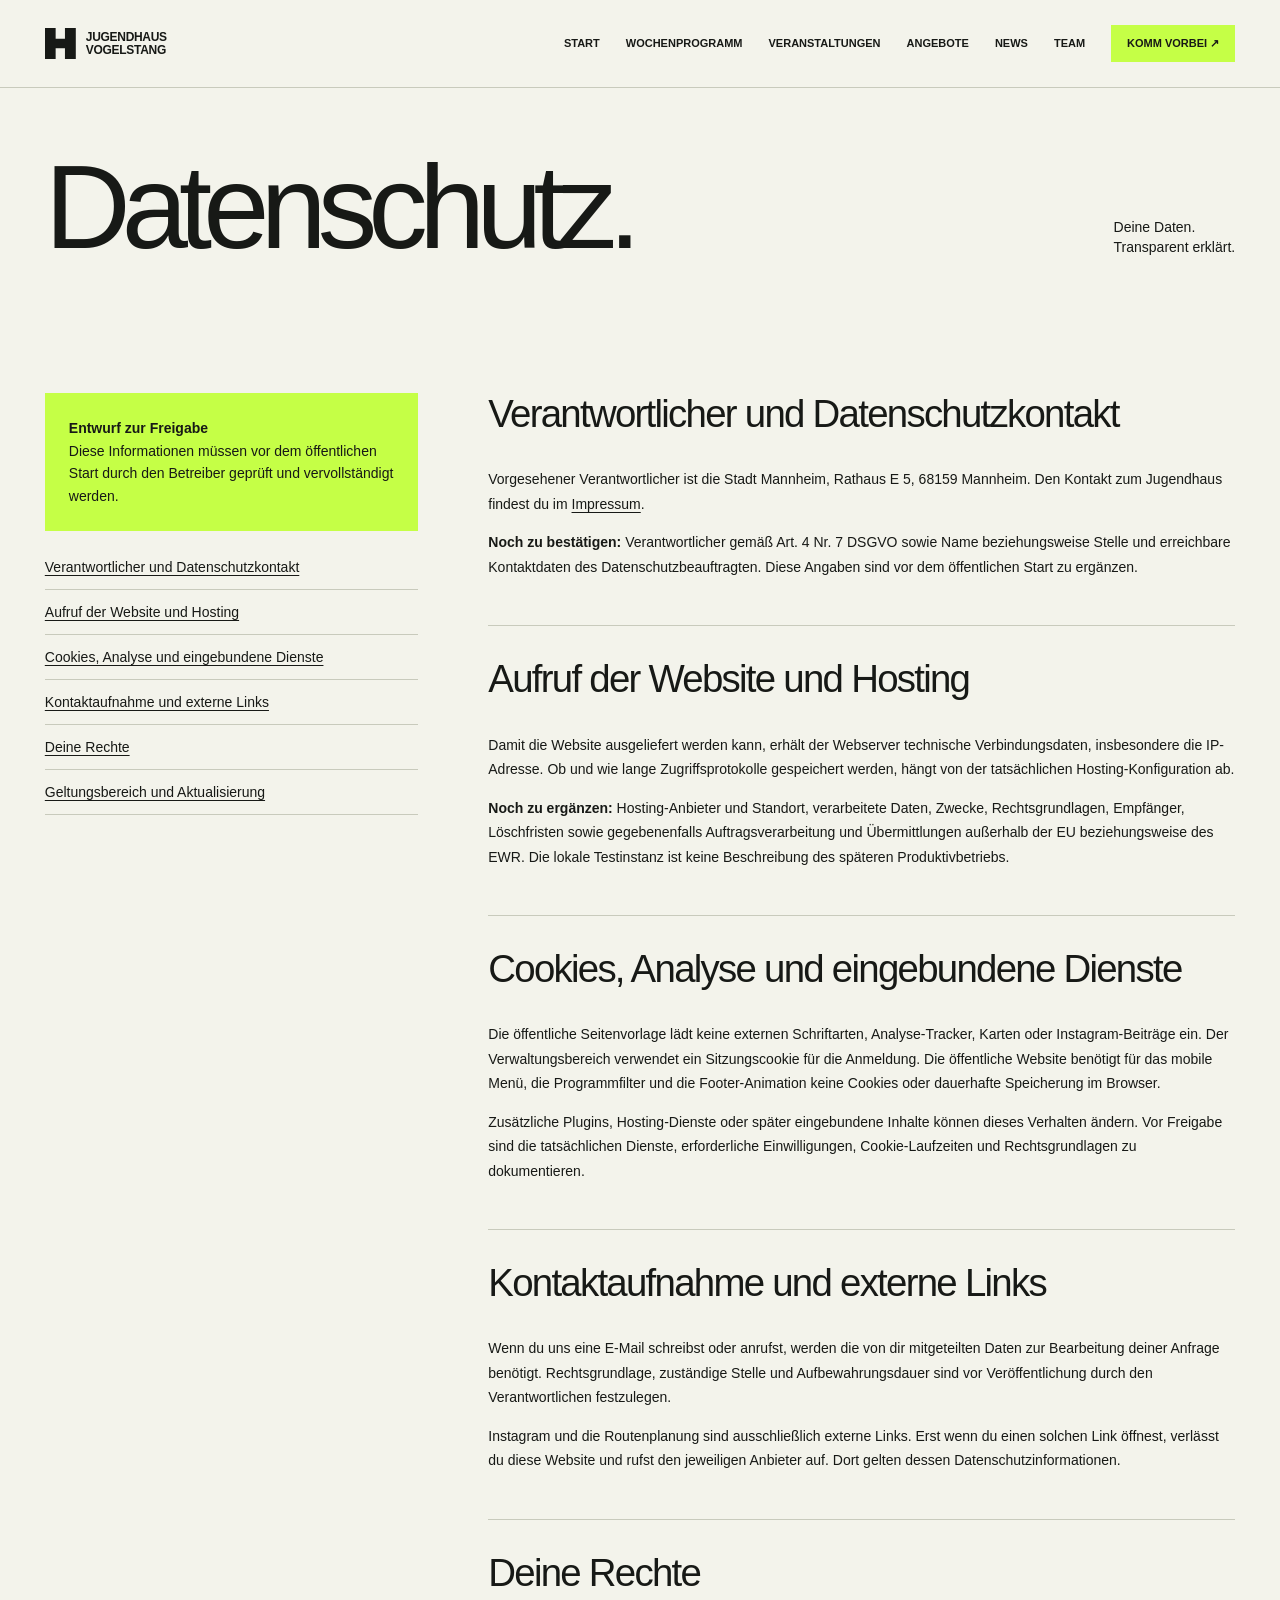
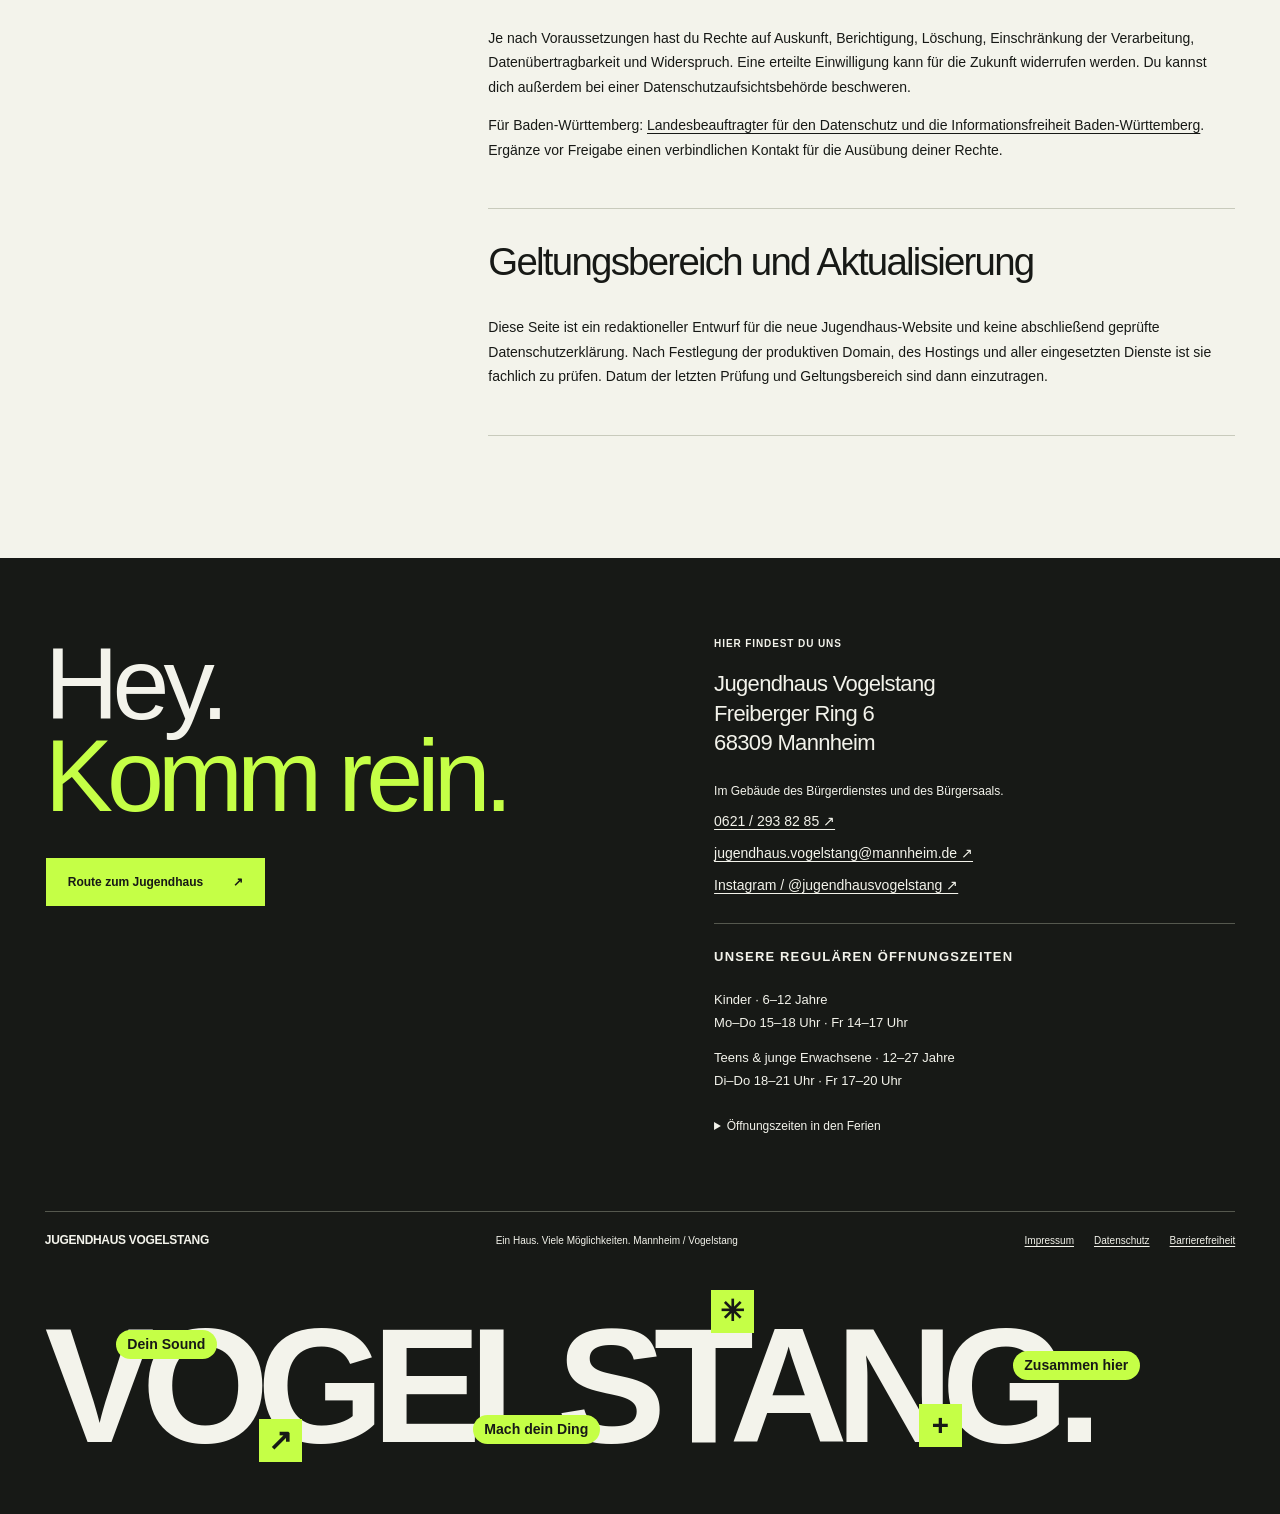
<file: examples/sites/jugendhaus-vogelstang/datenschutz.html>
<!doctype html>
<html lang="de">
<head>
  <meta charset="utf-8">
  <meta name="viewport" content="width=device-width, initial-scale=1">
  <title>Datenschutz | Jugendhaus Vogelstang</title>
  <meta name="description" content="Informationen zum Umgang mit personenbezogenen Daten auf der Website des Jugendhaus Vogelstang.">
  <meta name="theme-color" content="#c5ff46">
  <meta name="robots" content="noindex, nofollow">
  <link rel="stylesheet" href="style.css">
  <script src="site.js" defer></script>
</head>
<body>
  <a class="skip-link" href="#main">Zum Inhalt</a>
  <header class="site-header">
    <a class="brand" href="index.html" aria-label="Jugendhaus Vogelstang – Startseite"><span class="brand-mark" aria-hidden="true"></span><span>JUGENDHAUS<br>VOGELSTANG</span></a>
    <button class="nav-toggle" type="button" aria-controls="navigation" aria-expanded="false">Menü</button>
    <nav class="nav" id="navigation" aria-label="Hauptnavigation">
      <a href="index.html">Start</a><a href="wochenprogramm.html">Wochenprogramm</a><a href="veranstaltungen.html">Veranstaltungen</a><a href="angebote.html">Angebote</a><a href="news.html">News</a><a href="team.html">Team</a>
      <a class="contact-link" href="#kontakt">Komm vorbei ↗</a>
    </nav>
  </header>
  <main id="main"><div class="page-intro"><div class="intro-line"><h1>Datenschutz.</h1><p class="intro-copy">Deine Daten.<br>Transparent erklärt.</p></div></div>
    <section class="section legal-layout">
      <aside class="legal-summary"><p class="legal-status"><strong>Entwurf zur Freigabe</strong><br>Diese Informationen müssen vor dem öffentlichen Start durch den Betreiber geprüft und vervollständigt werden.</p>
        <nav aria-label="Auf dieser Seite"><a href="#recht-1">Verantwortlicher und Datenschutzkontakt</a><a href="#recht-2">Aufruf der Website und Hosting</a><a href="#recht-3">Cookies, Analyse und eingebundene Dienste</a><a href="#recht-4">Kontaktaufnahme und externe Links</a><a href="#recht-5">Deine Rechte</a><a href="#recht-6">Geltungsbereich und Aktualisierung</a></nav>
      </aside>
      <div class="legal-copy"><section id="recht-1"><h2>Verantwortlicher und Datenschutzkontakt</h2><p>Vorgesehener Verantwortlicher ist die Stadt Mannheim, Rathaus E 5, 68159 Mannheim. Den Kontakt zum Jugendhaus findest du im <a href="impressum.html">Impressum</a>.</p><p><strong>Noch zu bestätigen:</strong> Verantwortlicher gemäß Art. 4 Nr. 7 DSGVO sowie Name beziehungsweise Stelle und erreichbare Kontaktdaten des Datenschutzbeauftragten. Diese Angaben sind vor dem öffentlichen Start zu ergänzen.</p></section><section id="recht-2"><h2>Aufruf der Website und Hosting</h2><p>Damit die Website ausgeliefert werden kann, erhält der Webserver technische Verbindungsdaten, insbesondere die IP-Adresse. Ob und wie lange Zugriffsprotokolle gespeichert werden, hängt von der tatsächlichen Hosting-Konfiguration ab.</p><p><strong>Noch zu ergänzen:</strong> Hosting-Anbieter und Standort, verarbeitete Daten, Zwecke, Rechtsgrundlagen, Empfänger, Löschfristen sowie gegebenenfalls Auftragsverarbeitung und Übermittlungen außerhalb der EU beziehungsweise des EWR. Die lokale Testinstanz ist keine Beschreibung des späteren Produktivbetriebs.</p></section><section id="recht-3"><h2>Cookies, Analyse und eingebundene Dienste</h2><p>Die öffentliche Seitenvorlage lädt keine externen Schriftarten, Analyse-Tracker, Karten oder Instagram-Beiträge ein. Der Verwaltungsbereich verwendet ein Sitzungscookie für die Anmeldung. Die öffentliche Website benötigt für das mobile Menü, die Programmfilter und die Footer-Animation keine Cookies oder dauerhafte Speicherung im Browser.</p><p>Zusätzliche Plugins, Hosting-Dienste oder später eingebundene Inhalte können dieses Verhalten ändern. Vor Freigabe sind die tatsächlichen Dienste, erforderliche Einwilligungen, Cookie-Laufzeiten und Rechtsgrundlagen zu dokumentieren.</p></section><section id="recht-4"><h2>Kontaktaufnahme und externe Links</h2><p>Wenn du uns eine E-Mail schreibst oder anrufst, werden die von dir mitgeteilten Daten zur Bearbeitung deiner Anfrage benötigt. Rechtsgrundlage, zuständige Stelle und Aufbewahrungsdauer sind vor Veröffentlichung durch den Verantwortlichen festzulegen.</p><p>Instagram und die Routenplanung sind ausschließlich externe Links. Erst wenn du einen solchen Link öffnest, verlässt du diese Website und rufst den jeweiligen Anbieter auf. Dort gelten dessen Datenschutzinformationen.</p></section><section id="recht-5"><h2>Deine Rechte</h2><p>Je nach Voraussetzungen hast du Rechte auf Auskunft, Berichtigung, Löschung, Einschränkung der Verarbeitung, Datenübertragbarkeit und Widerspruch. Eine erteilte Einwilligung kann für die Zukunft widerrufen werden. Du kannst dich außerdem bei einer Datenschutzaufsichtsbehörde beschweren.</p><p>Für Baden-Württemberg: <a href="https://www.baden-wuerttemberg.datenschutz.de/">Landesbeauftragter für den Datenschutz und die Informationsfreiheit Baden-Württemberg</a>. Ergänze vor Freigabe einen verbindlichen Kontakt für die Ausübung deiner Rechte.</p></section><section id="recht-6"><h2>Geltungsbereich und Aktualisierung</h2><p>Diese Seite ist ein redaktioneller Entwurf für die neue Jugendhaus-Website und keine abschließend geprüfte Datenschutzerklärung. Nach Festlegung der produktiven Domain, des Hostings und aller eingesetzten Dienste ist sie fachlich zu prüfen. Datum der letzten Prüfung und Geltungsbereich sind dann einzutragen.</p></section></div>
    </section></main>
  <footer class="contact" id="kontakt">
    <div class="contact-top">
      <div><h2>Hey.<br><span>Komm rein.</span></h2>
        <a class="button" href="https://www.google.com/maps/search/?api=1&amp;query=Freiberger+Ring+6+68309+Mannheim" target="_blank" rel="noopener noreferrer">Route zum Jugendhaus <span aria-hidden="true">↗</span></a>
      </div>
      <div><p class="eyebrow">Hier findest du uns</p><address>Jugendhaus Vogelstang<br>Freiberger Ring 6<br>68309 Mannheim</address>
        <p class="small">Im Gebäude des Bürgerdienstes und des Bürgersaals.</p>
        <div class="contact-info">
          <a href="tel:+496212938285">0621 / 293 82 85 ↗</a>
          <a href="mailto:jugendhaus.vogelstang@mannheim.de">jugendhaus.vogelstang@mannheim.de ↗</a>
          <a href="https://www.instagram.com/jugendhausvogelstang/" target="_blank" rel="noopener noreferrer">Instagram / @jugendhausvogelstang ↗</a>
        </div>
        <div class="contact-hours"><p class="eyebrow">Unsere regulären Öffnungszeiten</p>
          <p>Kinder · 6–12 Jahre<br>Mo–Do 15–18 Uhr · Fr 14–17 Uhr</p>
          <p>Teens &amp; junge Erwachsene · 12–27 Jahre<br>Di–Do 18–21 Uhr · Fr 17–20 Uhr</p>
          <details><summary>Öffnungszeiten in den Ferien</summary><p>Kinder: Mo–Do 14–17:30 Uhr · Fr 14–17 Uhr<br>Teens: Di–Do 18–21 Uhr · Fr 17–20:30 Uhr</p></details>
        </div>
      </div>
    </div>
    <div class="footer-bottom"><a class="brand" href="index.html">JUGENDHAUS VOGELSTANG</a>
      <span>Ein Haus. Viele Möglichkeiten. Mannheim / Vogelstang</span>
      <nav class="footer-links" aria-label="Rechtliche Informationen"><a href="impressum.html">Impressum</a><a href="datenschutz.html">Datenschutz</a><a href="barrierefreiheit.html">Barrierefreiheit</a></nav>
    </div>
    <div class="footer-playground">
      <p class="footer-word" aria-hidden="true">VOGELSTANG.</p>
      <div class="footer-badges" aria-hidden="true">
        <span class="flying-badge badge-music">Dein Sound</span>
        <span class="flying-badge badge-create">Mach dein Ding</span>
        <span class="flying-badge badge-together">Zusammen hier</span>
        <span class="flying-badge badge-symbol badge-symbol-one">↗</span>
        <span class="flying-badge badge-symbol badge-symbol-two">✳</span>
        <span class="flying-badge badge-symbol badge-symbol-three">+</span>
      </div>
    </div>
  </footer>
</body>
</html>
</file>
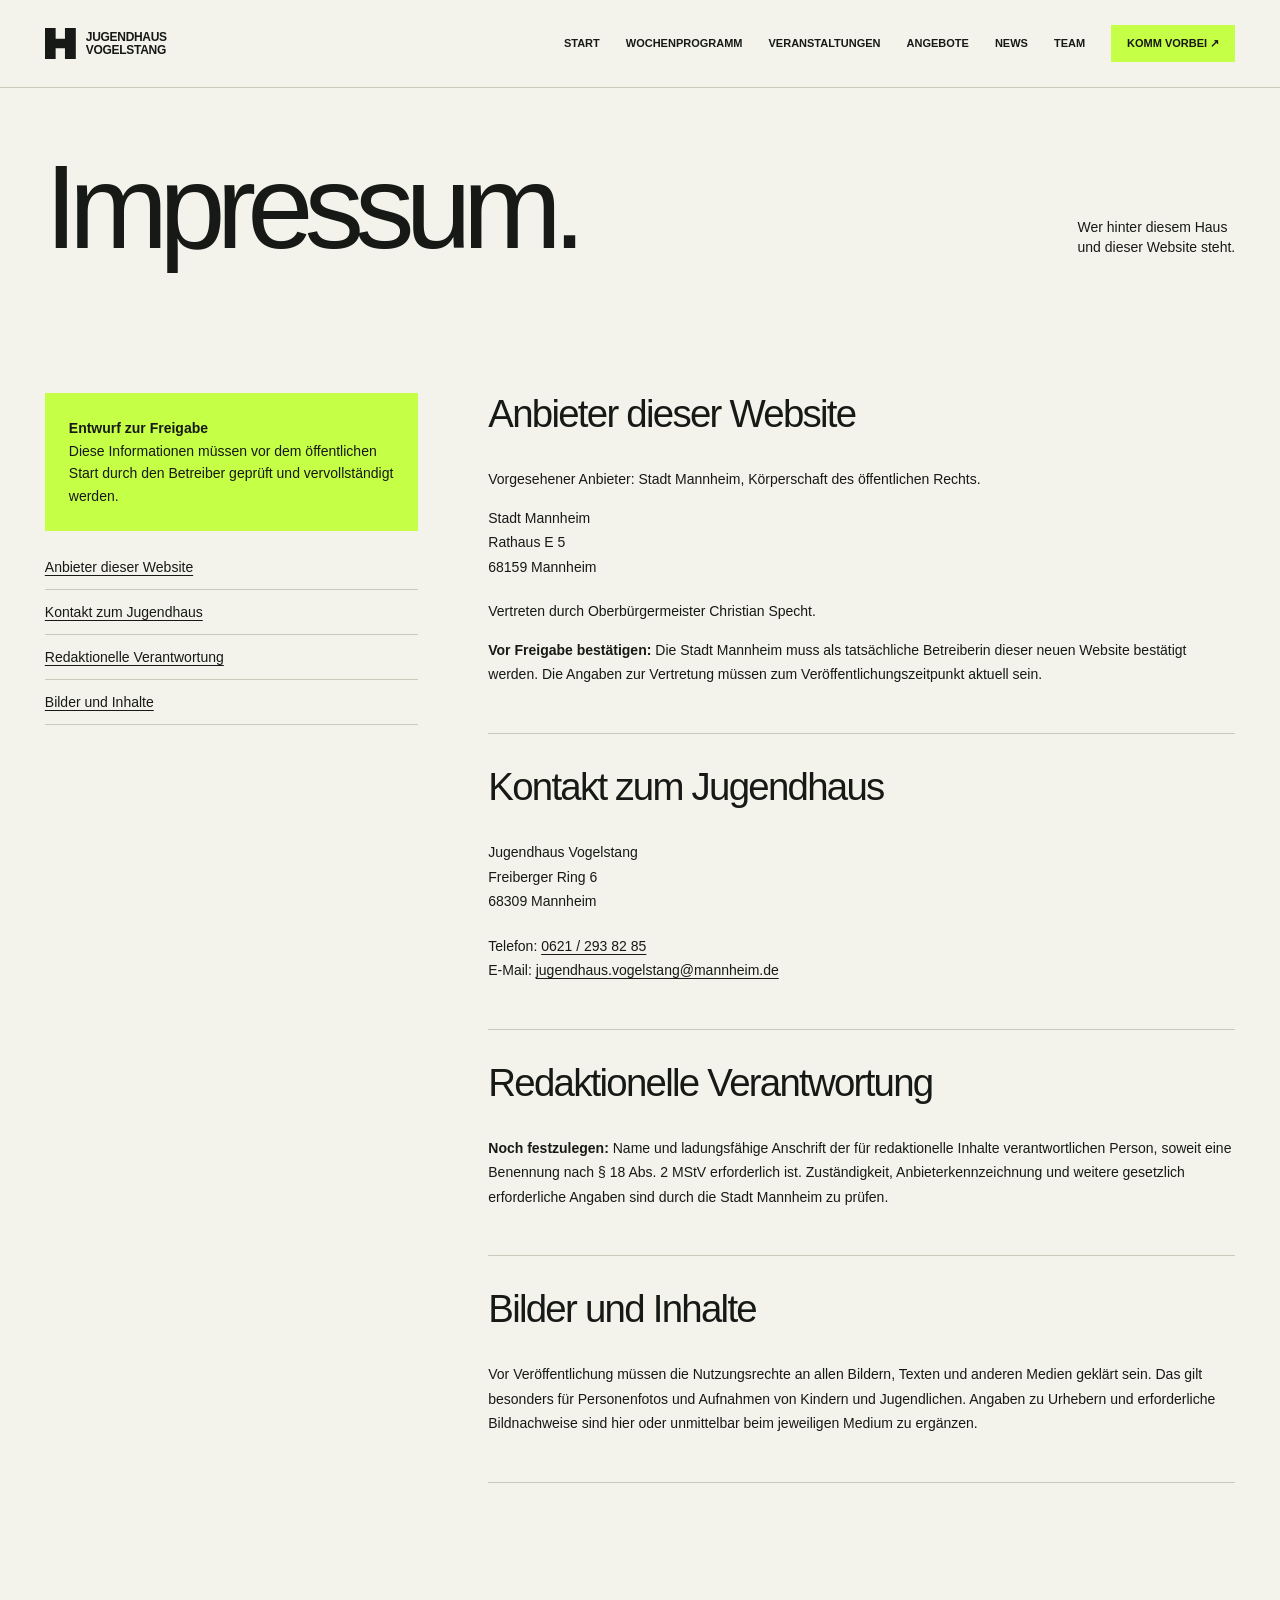
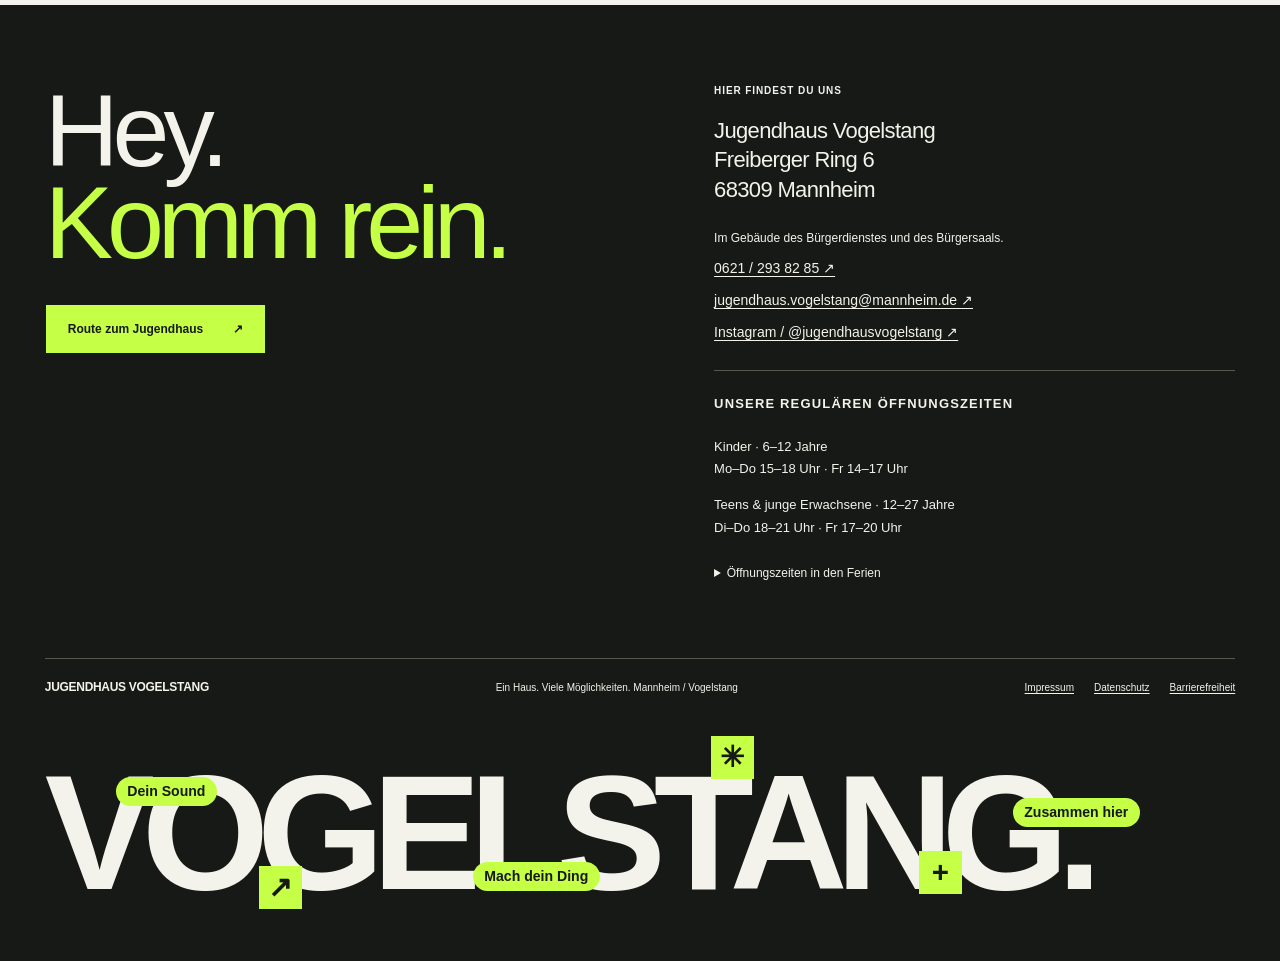
<file: examples/sites/jugendhaus-vogelstang/impressum.html>
<!doctype html>
<html lang="de">
<head>
  <meta charset="utf-8">
  <meta name="viewport" content="width=device-width, initial-scale=1">
  <title>Impressum | Jugendhaus Vogelstang</title>
  <meta name="description" content="Anbieterkennzeichnung und Kontakt für die Website des Jugendhaus Vogelstang.">
  <meta name="theme-color" content="#c5ff46">
  <meta name="robots" content="noindex, nofollow">
  <link rel="stylesheet" href="style.css">
  <script src="site.js" defer></script>
</head>
<body>
  <a class="skip-link" href="#main">Zum Inhalt</a>
  <header class="site-header">
    <a class="brand" href="index.html" aria-label="Jugendhaus Vogelstang – Startseite"><span class="brand-mark" aria-hidden="true"></span><span>JUGENDHAUS<br>VOGELSTANG</span></a>
    <button class="nav-toggle" type="button" aria-controls="navigation" aria-expanded="false">Menü</button>
    <nav class="nav" id="navigation" aria-label="Hauptnavigation">
      <a href="index.html">Start</a><a href="wochenprogramm.html">Wochenprogramm</a><a href="veranstaltungen.html">Veranstaltungen</a><a href="angebote.html">Angebote</a><a href="news.html">News</a><a href="team.html">Team</a>
      <a class="contact-link" href="#kontakt">Komm vorbei ↗</a>
    </nav>
  </header>
  <main id="main"><div class="page-intro"><div class="intro-line"><h1>Impressum.</h1><p class="intro-copy">Wer hinter diesem Haus<br>und dieser Website steht.</p></div></div>
    <section class="section legal-layout">
      <aside class="legal-summary"><p class="legal-status"><strong>Entwurf zur Freigabe</strong><br>Diese Informationen müssen vor dem öffentlichen Start durch den Betreiber geprüft und vervollständigt werden.</p>
        <nav aria-label="Auf dieser Seite"><a href="#recht-1">Anbieter dieser Website</a><a href="#recht-2">Kontakt zum Jugendhaus</a><a href="#recht-3">Redaktionelle Verantwortung</a><a href="#recht-4">Bilder und Inhalte</a></nav>
      </aside>
      <div class="legal-copy"><section id="recht-1"><h2>Anbieter dieser Website</h2><p>Vorgesehener Anbieter: Stadt Mannheim, Körperschaft des öffentlichen Rechts.</p><address>Stadt Mannheim<br>Rathaus E 5<br>68159 Mannheim</address><p>Vertreten durch Oberbürgermeister Christian Specht.</p><p><strong>Vor Freigabe bestätigen:</strong> Die Stadt Mannheim muss als tatsächliche Betreiberin dieser neuen Website bestätigt werden. Die Angaben zur Vertretung müssen zum Veröffentlichungszeitpunkt aktuell sein.</p></section><section id="recht-2"><h2>Kontakt zum Jugendhaus</h2><address>Jugendhaus Vogelstang<br>Freiberger Ring 6<br>68309 Mannheim</address><p>Telefon: <a href="tel:+496212938285">0621 / 293 82 85</a><br>E-Mail: <a href="mailto:jugendhaus.vogelstang@mannheim.de">jugendhaus.vogelstang@mannheim.de</a></p></section><section id="recht-3"><h2>Redaktionelle Verantwortung</h2><p><strong>Noch festzulegen:</strong> Name und ladungsfähige Anschrift der für redaktionelle Inhalte verantwortlichen Person, soweit eine Benennung nach § 18 Abs. 2 MStV erforderlich ist. Zuständigkeit, Anbieterkennzeichnung und weitere gesetzlich erforderliche Angaben sind durch die Stadt Mannheim zu prüfen.</p></section><section id="recht-4"><h2>Bilder und Inhalte</h2><p>Vor Veröffentlichung müssen die Nutzungsrechte an allen Bildern, Texten und anderen Medien geklärt sein. Das gilt besonders für Personenfotos und Aufnahmen von Kindern und Jugendlichen. Angaben zu Urhebern und erforderliche Bildnachweise sind hier oder unmittelbar beim jeweiligen Medium zu ergänzen.</p></section></div>
    </section></main>
  <footer class="contact" id="kontakt">
    <div class="contact-top">
      <div><h2>Hey.<br><span>Komm rein.</span></h2>
        <a class="button" href="https://www.google.com/maps/search/?api=1&amp;query=Freiberger+Ring+6+68309+Mannheim" target="_blank" rel="noopener noreferrer">Route zum Jugendhaus <span aria-hidden="true">↗</span></a>
      </div>
      <div><p class="eyebrow">Hier findest du uns</p><address>Jugendhaus Vogelstang<br>Freiberger Ring 6<br>68309 Mannheim</address>
        <p class="small">Im Gebäude des Bürgerdienstes und des Bürgersaals.</p>
        <div class="contact-info">
          <a href="tel:+496212938285">0621 / 293 82 85 ↗</a>
          <a href="mailto:jugendhaus.vogelstang@mannheim.de">jugendhaus.vogelstang@mannheim.de ↗</a>
          <a href="https://www.instagram.com/jugendhausvogelstang/" target="_blank" rel="noopener noreferrer">Instagram / @jugendhausvogelstang ↗</a>
        </div>
        <div class="contact-hours"><p class="eyebrow">Unsere regulären Öffnungszeiten</p>
          <p>Kinder · 6–12 Jahre<br>Mo–Do 15–18 Uhr · Fr 14–17 Uhr</p>
          <p>Teens &amp; junge Erwachsene · 12–27 Jahre<br>Di–Do 18–21 Uhr · Fr 17–20 Uhr</p>
          <details><summary>Öffnungszeiten in den Ferien</summary><p>Kinder: Mo–Do 14–17:30 Uhr · Fr 14–17 Uhr<br>Teens: Di–Do 18–21 Uhr · Fr 17–20:30 Uhr</p></details>
        </div>
      </div>
    </div>
    <div class="footer-bottom"><a class="brand" href="index.html">JUGENDHAUS VOGELSTANG</a>
      <span>Ein Haus. Viele Möglichkeiten. Mannheim / Vogelstang</span>
      <nav class="footer-links" aria-label="Rechtliche Informationen"><a href="impressum.html">Impressum</a><a href="datenschutz.html">Datenschutz</a><a href="barrierefreiheit.html">Barrierefreiheit</a></nav>
    </div>
    <div class="footer-playground">
      <p class="footer-word" aria-hidden="true">VOGELSTANG.</p>
      <div class="footer-badges" aria-hidden="true">
        <span class="flying-badge badge-music">Dein Sound</span>
        <span class="flying-badge badge-create">Mach dein Ding</span>
        <span class="flying-badge badge-together">Zusammen hier</span>
        <span class="flying-badge badge-symbol badge-symbol-one">↗</span>
        <span class="flying-badge badge-symbol badge-symbol-two">✳</span>
        <span class="flying-badge badge-symbol badge-symbol-three">+</span>
      </div>
    </div>
  </footer>
</body>
</html>
</file>
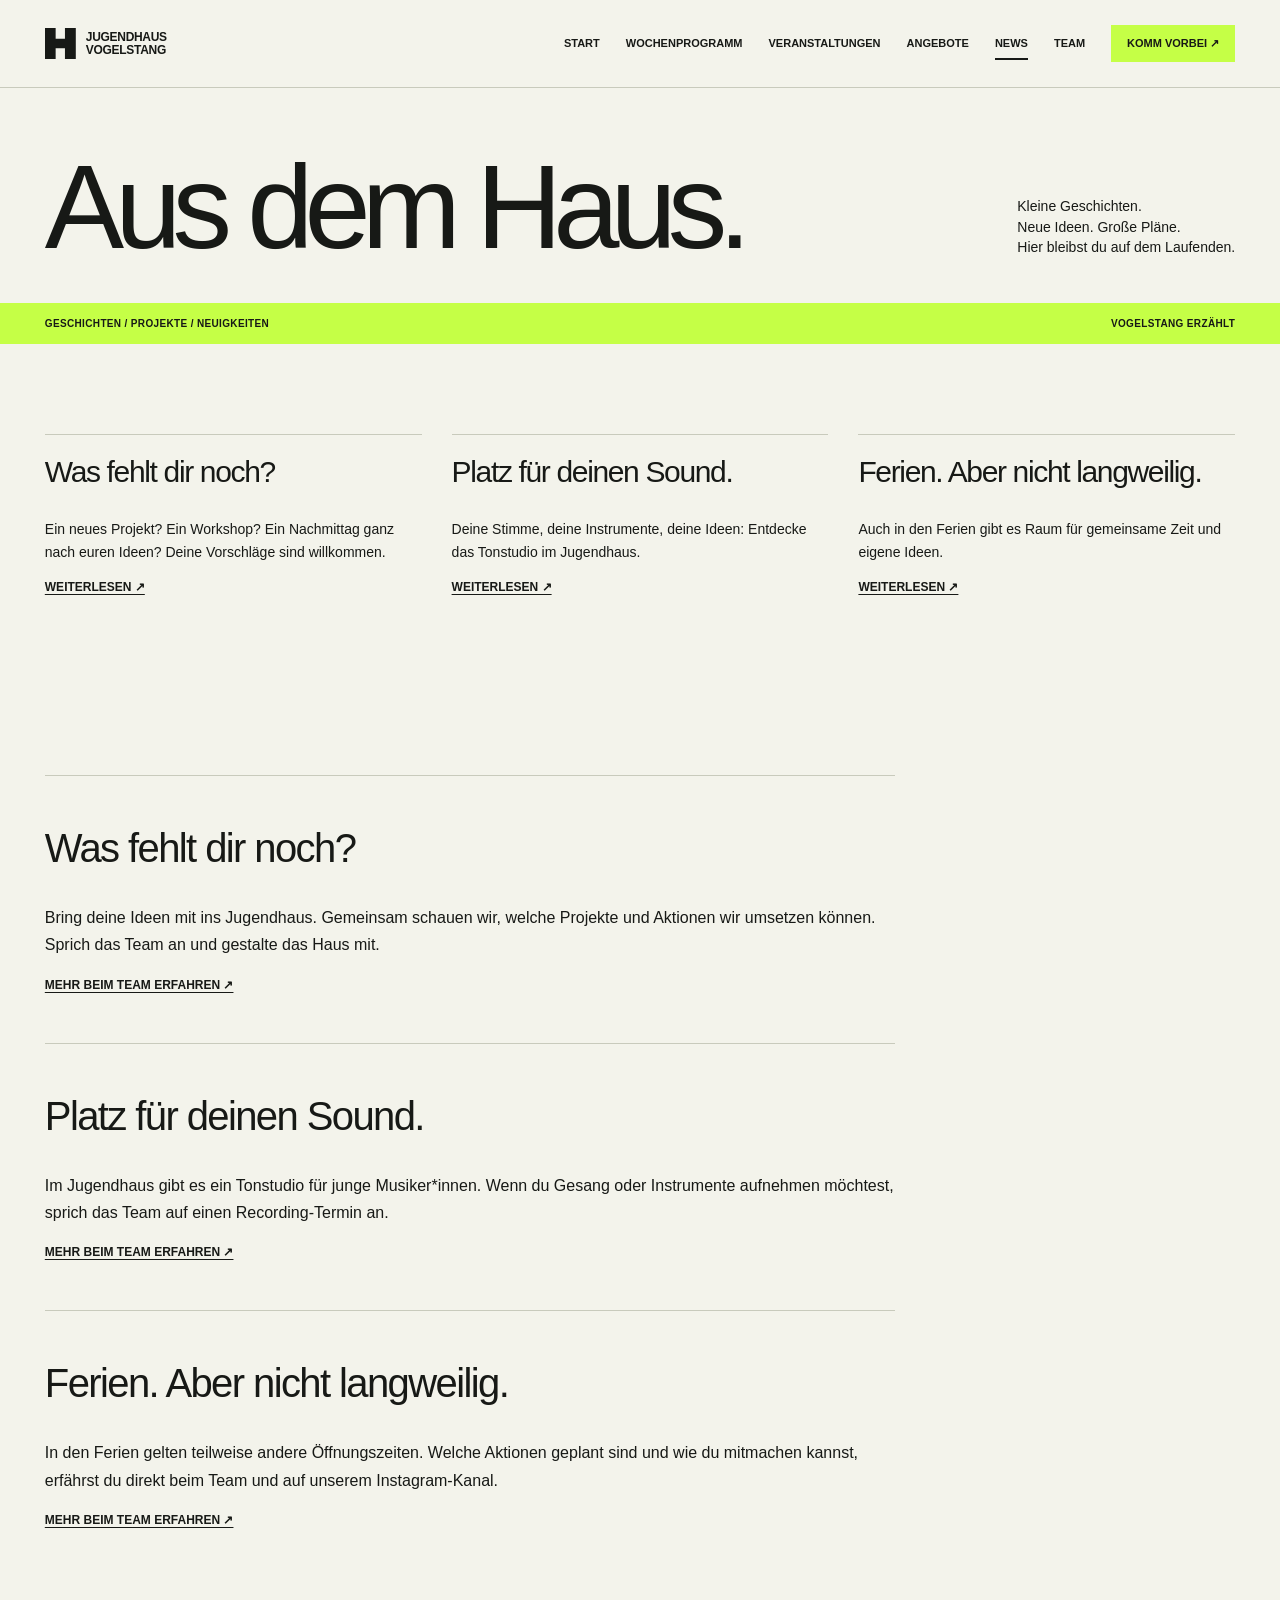
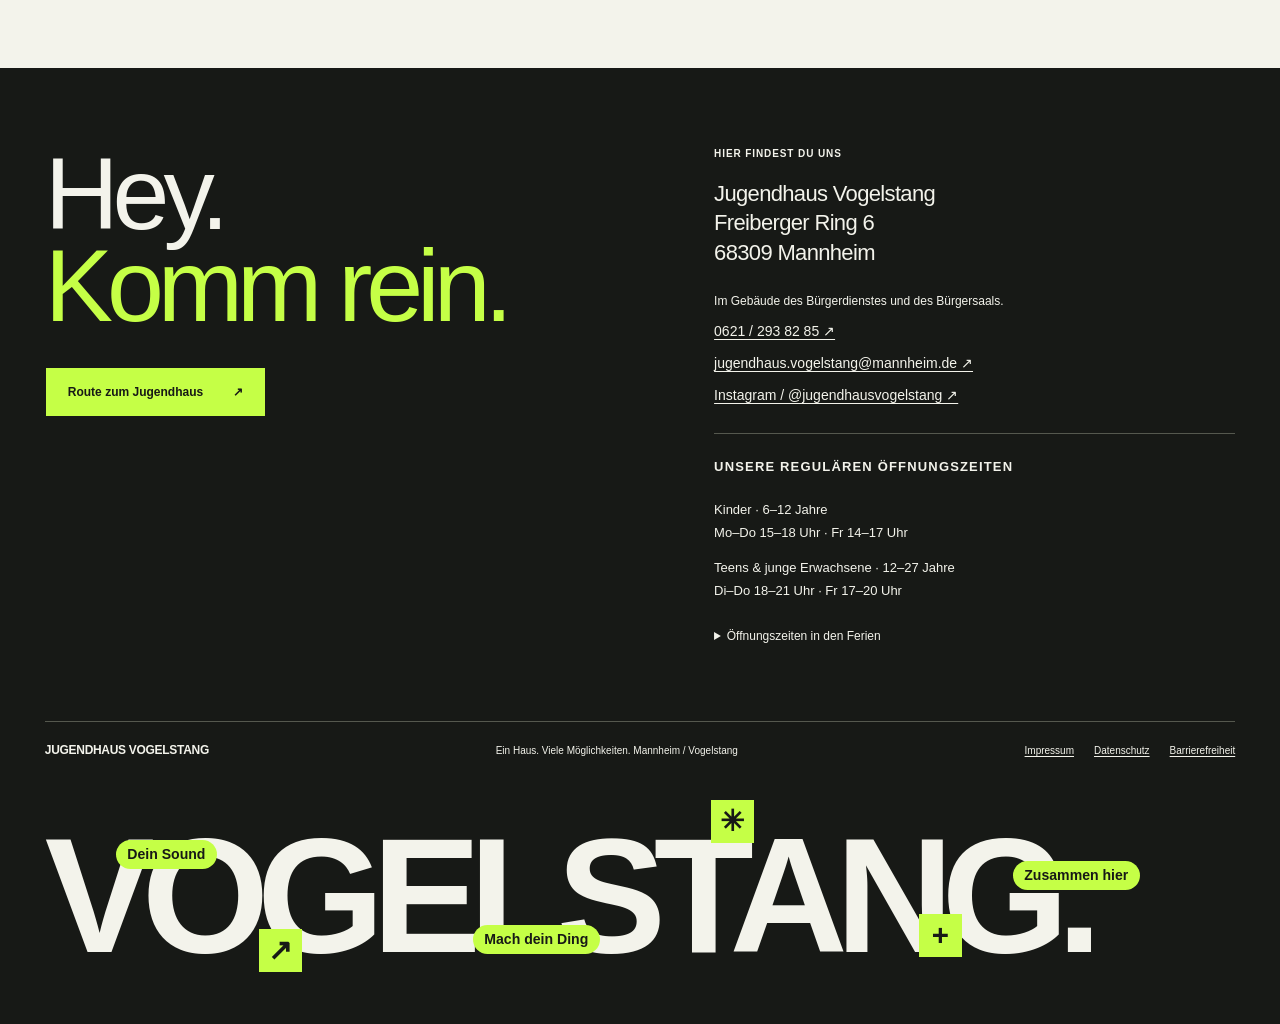
<file: examples/sites/jugendhaus-vogelstang/news.html>
<!doctype html>
<html lang="de">
<head>
  <meta charset="utf-8">
  <meta name="viewport" content="width=device-width, initial-scale=1">
  <title>News | Jugendhaus Vogelstang</title>
  <meta name="description" content="Neues aus dem Jugendhaus Vogelstang: Platz für Geschichten, Projekte und aktuelle Infos. Beispielbeiträge im lokalen Website-Entwurf.">
  <meta name="theme-color" content="#c5ff46">
  <meta name="robots" content="noindex, nofollow">
  <link rel="stylesheet" href="style.css">
  <script src="site.js" defer></script>
</head>
<body>
  <a class="skip-link" href="#main">Zum Inhalt</a>
  <header class="site-header">
    <a class="brand" href="index.html" aria-label="Jugendhaus Vogelstang – Startseite"><span class="brand-mark" aria-hidden="true"></span><span>JUGENDHAUS<br>VOGELSTANG</span></a>
    <button class="nav-toggle" type="button" aria-controls="navigation" aria-expanded="false">Menü</button>
    <nav class="nav" id="navigation" aria-label="Hauptnavigation">
      <a href="index.html">Start</a><a href="wochenprogramm.html">Wochenprogramm</a><a href="veranstaltungen.html">Veranstaltungen</a><a href="angebote.html">Angebote</a><a href="news.html" aria-current="page">News</a><a href="team.html">Team</a>
      <a class="contact-link" href="#kontakt">Komm vorbei ↗</a>
    </nav>
  </header>
  <main id="main"><div class="page-intro"><div class="intro-line"><h1>Aus dem Haus.</h1><p class="intro-copy">Kleine Geschichten.<br>Neue Ideen. Große Pläne.<br>Hier bleibst du auf dem Laufenden.</p></div></div><div class="ticker"><span>Geschichten / Projekte / Neuigkeiten</span><span>Vogelstang erzählt</span></div>
    <section class="section"><div class="news-grid"><article class="news-item"><h3>Was fehlt dir noch?</h3><p>Ein neues Projekt? Ein Workshop? Ein Nachmittag ganz nach euren Ideen? Deine Vorschläge sind willkommen.</p><a class="text-link" href="news.html#deine-ideen">Weiterlesen ↗</a></article><article class="news-item"><h3>Platz für deinen Sound.</h3><p>Deine Stimme, deine Instrumente, deine Ideen: Entdecke das Tonstudio im Jugendhaus.</p><a class="text-link" href="news.html#studio">Weiterlesen ↗</a></article><article class="news-item"><h3>Ferien. Aber nicht langweilig.</h3><p>Auch in den Ferien gibt es Raum für gemeinsame Zeit und eigene Ideen.</p><a class="text-link" href="news.html#ferien">Weiterlesen ↗</a></article></div></section>
    <section class="section"><article class="news-detail" id="deine-ideen"><h2>Was fehlt dir noch?</h2><p>Bring deine Ideen mit ins Jugendhaus. Gemeinsam schauen wir, welche Projekte und Aktionen wir umsetzen können. Sprich das Team an und gestalte das Haus mit.</p><a class="text-link" href="#kontakt">Mehr beim Team erfahren ↗</a></article><article class="news-detail" id="studio"><h2>Platz für deinen Sound.</h2><p>Im Jugendhaus gibt es ein Tonstudio für junge Musiker*innen. Wenn du Gesang oder Instrumente aufnehmen möchtest, sprich das Team auf einen Recording-Termin an.</p><a class="text-link" href="#kontakt">Mehr beim Team erfahren ↗</a></article><article class="news-detail" id="ferien"><h2>Ferien. Aber nicht langweilig.</h2><p>In den Ferien gelten teilweise andere Öffnungszeiten. Welche Aktionen geplant sind und wie du mitmachen kannst, erfährst du direkt beim Team und auf unserem Instagram-Kanal.</p><a class="text-link" href="#kontakt">Mehr beim Team erfahren ↗</a></article></section></main>
  <footer class="contact" id="kontakt">
    <div class="contact-top">
      <div><h2>Hey.<br><span>Komm rein.</span></h2>
        <a class="button" href="https://www.google.com/maps/search/?api=1&amp;query=Freiberger+Ring+6+68309+Mannheim" target="_blank" rel="noopener noreferrer">Route zum Jugendhaus <span aria-hidden="true">↗</span></a>
      </div>
      <div><p class="eyebrow">Hier findest du uns</p><address>Jugendhaus Vogelstang<br>Freiberger Ring 6<br>68309 Mannheim</address>
        <p class="small">Im Gebäude des Bürgerdienstes und des Bürgersaals.</p>
        <div class="contact-info">
          <a href="tel:+496212938285">0621 / 293 82 85 ↗</a>
          <a href="mailto:jugendhaus.vogelstang@mannheim.de">jugendhaus.vogelstang@mannheim.de ↗</a>
          <a href="https://www.instagram.com/jugendhausvogelstang/" target="_blank" rel="noopener noreferrer">Instagram / @jugendhausvogelstang ↗</a>
        </div>
        <div class="contact-hours"><p class="eyebrow">Unsere regulären Öffnungszeiten</p>
          <p>Kinder · 6–12 Jahre<br>Mo–Do 15–18 Uhr · Fr 14–17 Uhr</p>
          <p>Teens &amp; junge Erwachsene · 12–27 Jahre<br>Di–Do 18–21 Uhr · Fr 17–20 Uhr</p>
          <details><summary>Öffnungszeiten in den Ferien</summary><p>Kinder: Mo–Do 14–17:30 Uhr · Fr 14–17 Uhr<br>Teens: Di–Do 18–21 Uhr · Fr 17–20:30 Uhr</p></details>
        </div>
      </div>
    </div>
    <div class="footer-bottom"><a class="brand" href="index.html">JUGENDHAUS VOGELSTANG</a>
      <span>Ein Haus. Viele Möglichkeiten. Mannheim / Vogelstang</span>
      <nav class="footer-links" aria-label="Rechtliche Informationen"><a href="impressum.html">Impressum</a><a href="datenschutz.html">Datenschutz</a><a href="barrierefreiheit.html">Barrierefreiheit</a></nav>
    </div>
    <div class="footer-playground">
      <p class="footer-word" aria-hidden="true">VOGELSTANG.</p>
      <div class="footer-badges" aria-hidden="true">
        <span class="flying-badge badge-music">Dein Sound</span>
        <span class="flying-badge badge-create">Mach dein Ding</span>
        <span class="flying-badge badge-together">Zusammen hier</span>
        <span class="flying-badge badge-symbol badge-symbol-one">↗</span>
        <span class="flying-badge badge-symbol badge-symbol-two">✳</span>
        <span class="flying-badge badge-symbol badge-symbol-three">+</span>
      </div>
    </div>
  </footer>
</body>
</html>
</file>
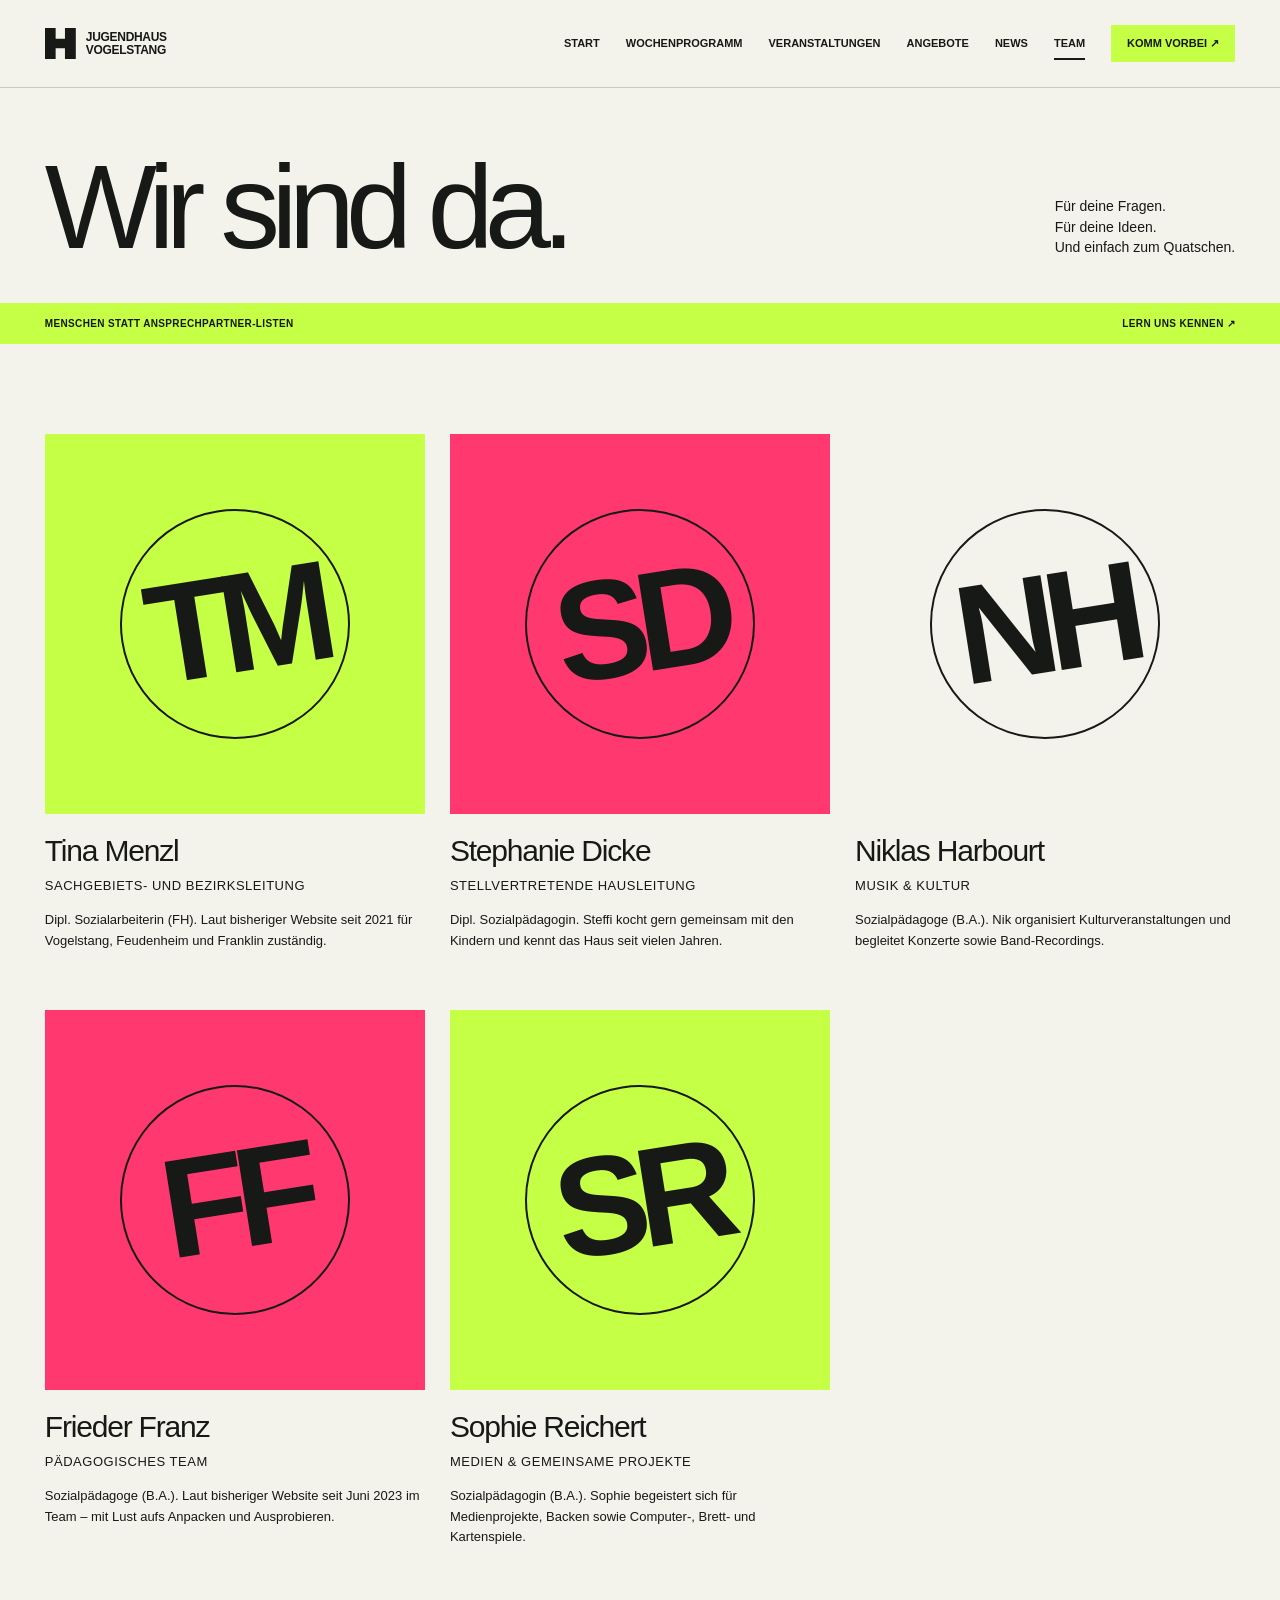
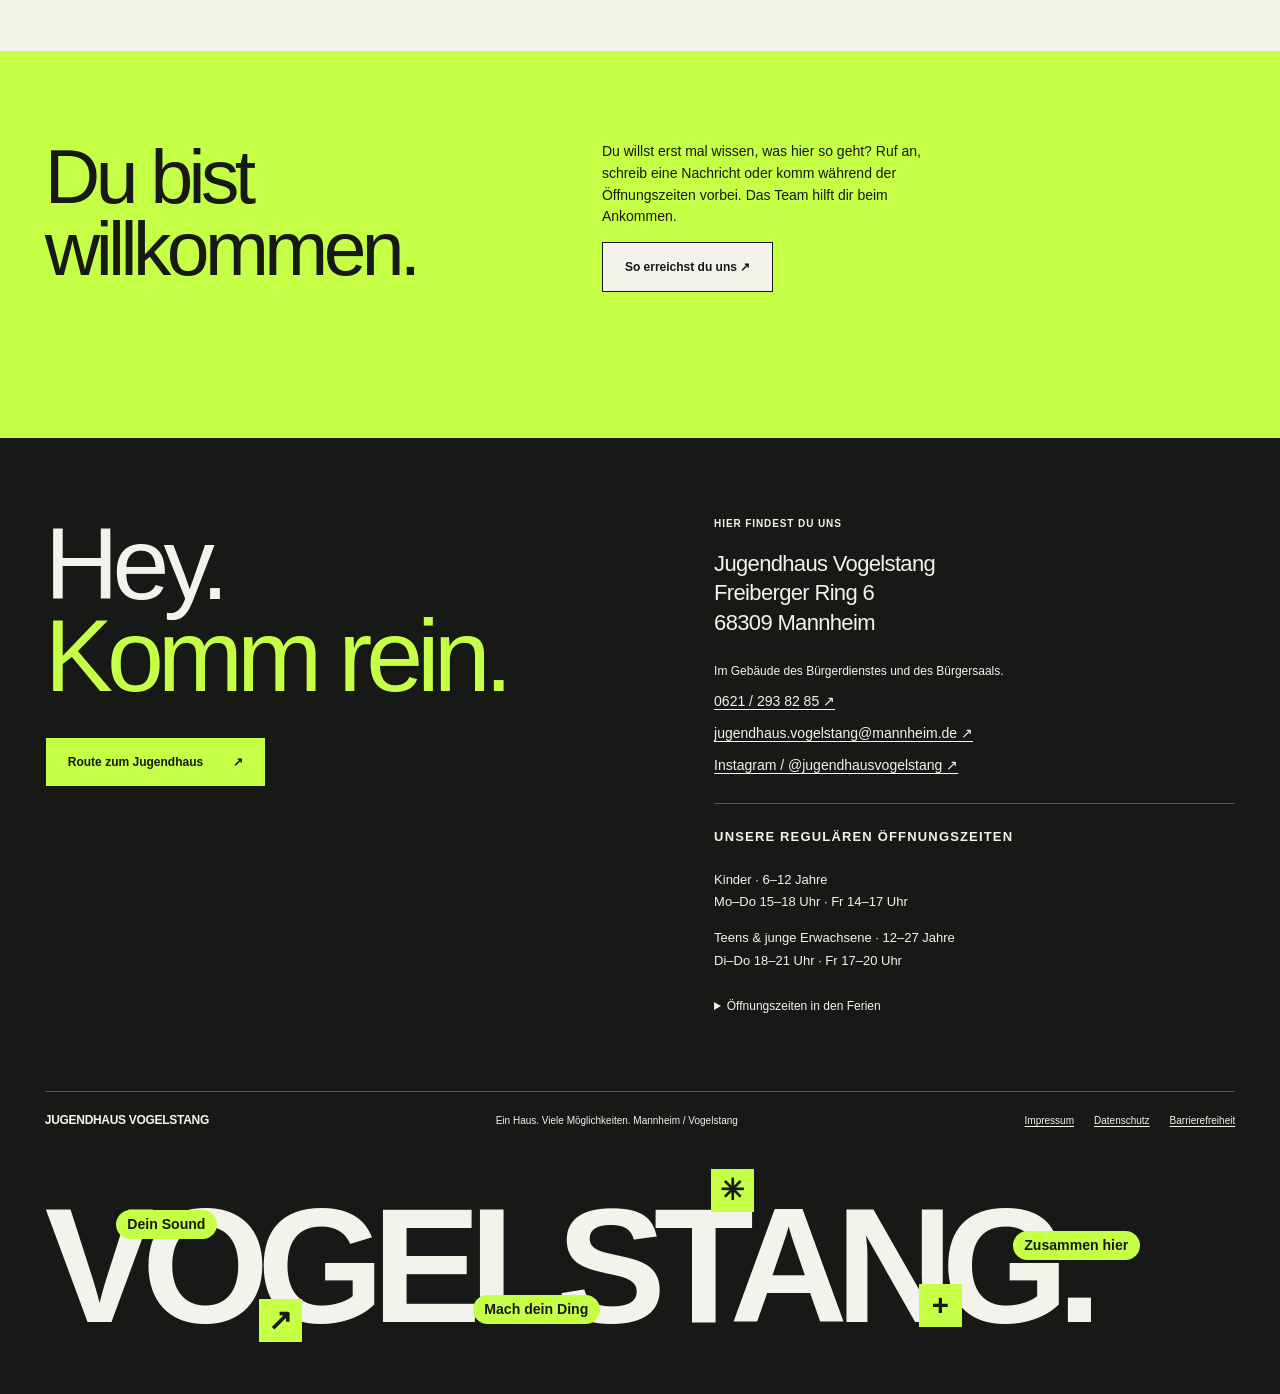
<file: examples/sites/jugendhaus-vogelstang/team.html>
<!doctype html>
<html lang="de">
<head>
  <meta charset="utf-8">
  <meta name="viewport" content="width=device-width, initial-scale=1">
  <title>Team | Jugendhaus Vogelstang</title>
  <meta name="description" content="Die Menschen hinter dem Jugendhaus Vogelstang. Teamvorstellung nach der bisherigen Website, zur Bestätigung vor Veröffentlichung.">
  <meta name="theme-color" content="#c5ff46">
  <meta name="robots" content="noindex, nofollow">
  <link rel="stylesheet" href="style.css">
  <script src="site.js" defer></script>
</head>
<body>
  <a class="skip-link" href="#main">Zum Inhalt</a>
  <header class="site-header">
    <a class="brand" href="index.html" aria-label="Jugendhaus Vogelstang – Startseite"><span class="brand-mark" aria-hidden="true"></span><span>JUGENDHAUS<br>VOGELSTANG</span></a>
    <button class="nav-toggle" type="button" aria-controls="navigation" aria-expanded="false">Menü</button>
    <nav class="nav" id="navigation" aria-label="Hauptnavigation">
      <a href="index.html">Start</a><a href="wochenprogramm.html">Wochenprogramm</a><a href="veranstaltungen.html">Veranstaltungen</a><a href="angebote.html">Angebote</a><a href="news.html">News</a><a href="team.html" aria-current="page">Team</a>
      <a class="contact-link" href="#kontakt">Komm vorbei ↗</a>
    </nav>
  </header>
  <main id="main"><div class="page-intro"><div class="intro-line"><h1>Wir sind da.</h1><p class="intro-copy">Für deine Fragen.<br>Für deine Ideen.<br>Und einfach zum Quatschen.</p></div></div><div class="ticker"><span>Menschen statt Ansprechpartner-Listen</span><span>Lern uns kennen ↗</span></div>
  <section class="section">
  <div class="team-grid"><article class="team-person"><div class="team-portrait art-lime" aria-hidden="true"><span class="art-orbit"></span><span>TM</span></div><h2>Tina Menzl</h2><p class="team-role">Sachgebiets- und Bezirksleitung</p><p>Dipl. Sozialarbeiterin (FH). Laut bisheriger Website seit 2021 für Vogelstang, Feudenheim und Franklin zuständig.</p></article><article class="team-person"><div class="team-portrait art-pink" aria-hidden="true"><span class="art-orbit"></span><span>SD</span></div><h2>Stephanie Dicke</h2><p class="team-role">Stellvertretende Hausleitung</p><p>Dipl. Sozialpädagogin. Steffi kocht gern gemeinsam mit den Kindern und kennt das Haus seit vielen Jahren.</p></article><article class="team-person"><div class="team-portrait art-paper" aria-hidden="true"><span class="art-orbit"></span><span>NH</span></div><h2>Niklas Harbourt</h2><p class="team-role">Musik &amp; Kultur</p><p>Sozialpädagoge (B.A.). Nik organisiert Kulturveranstaltungen und begleitet Konzerte sowie Band-Recordings.</p></article><article class="team-person"><div class="team-portrait art-pink" aria-hidden="true"><span class="art-orbit"></span><span>FF</span></div><h2>Frieder Franz</h2><p class="team-role">Pädagogisches Team</p><p>Sozialpädagoge (B.A.). Laut bisheriger Website seit Juni 2023 im Team – mit Lust aufs Anpacken und Ausprobieren.</p></article><article class="team-person"><div class="team-portrait art-lime" aria-hidden="true"><span class="art-orbit"></span><span>SR</span></div><h2>Sophie Reichert</h2><p class="team-role">Medien &amp; gemeinsame Projekte</p><p>Sozialpädagogin (B.A.). Sophie begeistert sich für Medienprojekte, Backen sowie Computer-, Brett- und Kartenspiele.</p></article></div></section>
  <section class="section program-preview"><div><h2>Du bist<br>willkommen.</h2></div><div><p>Du willst erst mal wissen, was hier so geht? Ruf an, schreib eine Nachricht oder komm während der Öffnungszeiten vorbei. Das Team hilft dir beim Ankommen.</p><a class="button button-light" href="#kontakt">So erreichst du uns ↗</a></div></section></main>
  <footer class="contact" id="kontakt">
    <div class="contact-top">
      <div><h2>Hey.<br><span>Komm rein.</span></h2>
        <a class="button" href="https://www.google.com/maps/search/?api=1&amp;query=Freiberger+Ring+6+68309+Mannheim" target="_blank" rel="noopener noreferrer">Route zum Jugendhaus <span aria-hidden="true">↗</span></a>
      </div>
      <div><p class="eyebrow">Hier findest du uns</p><address>Jugendhaus Vogelstang<br>Freiberger Ring 6<br>68309 Mannheim</address>
        <p class="small">Im Gebäude des Bürgerdienstes und des Bürgersaals.</p>
        <div class="contact-info">
          <a href="tel:+496212938285">0621 / 293 82 85 ↗</a>
          <a href="mailto:jugendhaus.vogelstang@mannheim.de">jugendhaus.vogelstang@mannheim.de ↗</a>
          <a href="https://www.instagram.com/jugendhausvogelstang/" target="_blank" rel="noopener noreferrer">Instagram / @jugendhausvogelstang ↗</a>
        </div>
        <div class="contact-hours"><p class="eyebrow">Unsere regulären Öffnungszeiten</p>
          <p>Kinder · 6–12 Jahre<br>Mo–Do 15–18 Uhr · Fr 14–17 Uhr</p>
          <p>Teens &amp; junge Erwachsene · 12–27 Jahre<br>Di–Do 18–21 Uhr · Fr 17–20 Uhr</p>
          <details><summary>Öffnungszeiten in den Ferien</summary><p>Kinder: Mo–Do 14–17:30 Uhr · Fr 14–17 Uhr<br>Teens: Di–Do 18–21 Uhr · Fr 17–20:30 Uhr</p></details>
        </div>
      </div>
    </div>
    <div class="footer-bottom"><a class="brand" href="index.html">JUGENDHAUS VOGELSTANG</a>
      <span>Ein Haus. Viele Möglichkeiten. Mannheim / Vogelstang</span>
      <nav class="footer-links" aria-label="Rechtliche Informationen"><a href="impressum.html">Impressum</a><a href="datenschutz.html">Datenschutz</a><a href="barrierefreiheit.html">Barrierefreiheit</a></nav>
    </div>
    <div class="footer-playground">
      <p class="footer-word" aria-hidden="true">VOGELSTANG.</p>
      <div class="footer-badges" aria-hidden="true">
        <span class="flying-badge badge-music">Dein Sound</span>
        <span class="flying-badge badge-create">Mach dein Ding</span>
        <span class="flying-badge badge-together">Zusammen hier</span>
        <span class="flying-badge badge-symbol badge-symbol-one">↗</span>
        <span class="flying-badge badge-symbol badge-symbol-two">✳</span>
        <span class="flying-badge badge-symbol badge-symbol-three">+</span>
      </div>
    </div>
  </footer>
</body>
</html>
</file>
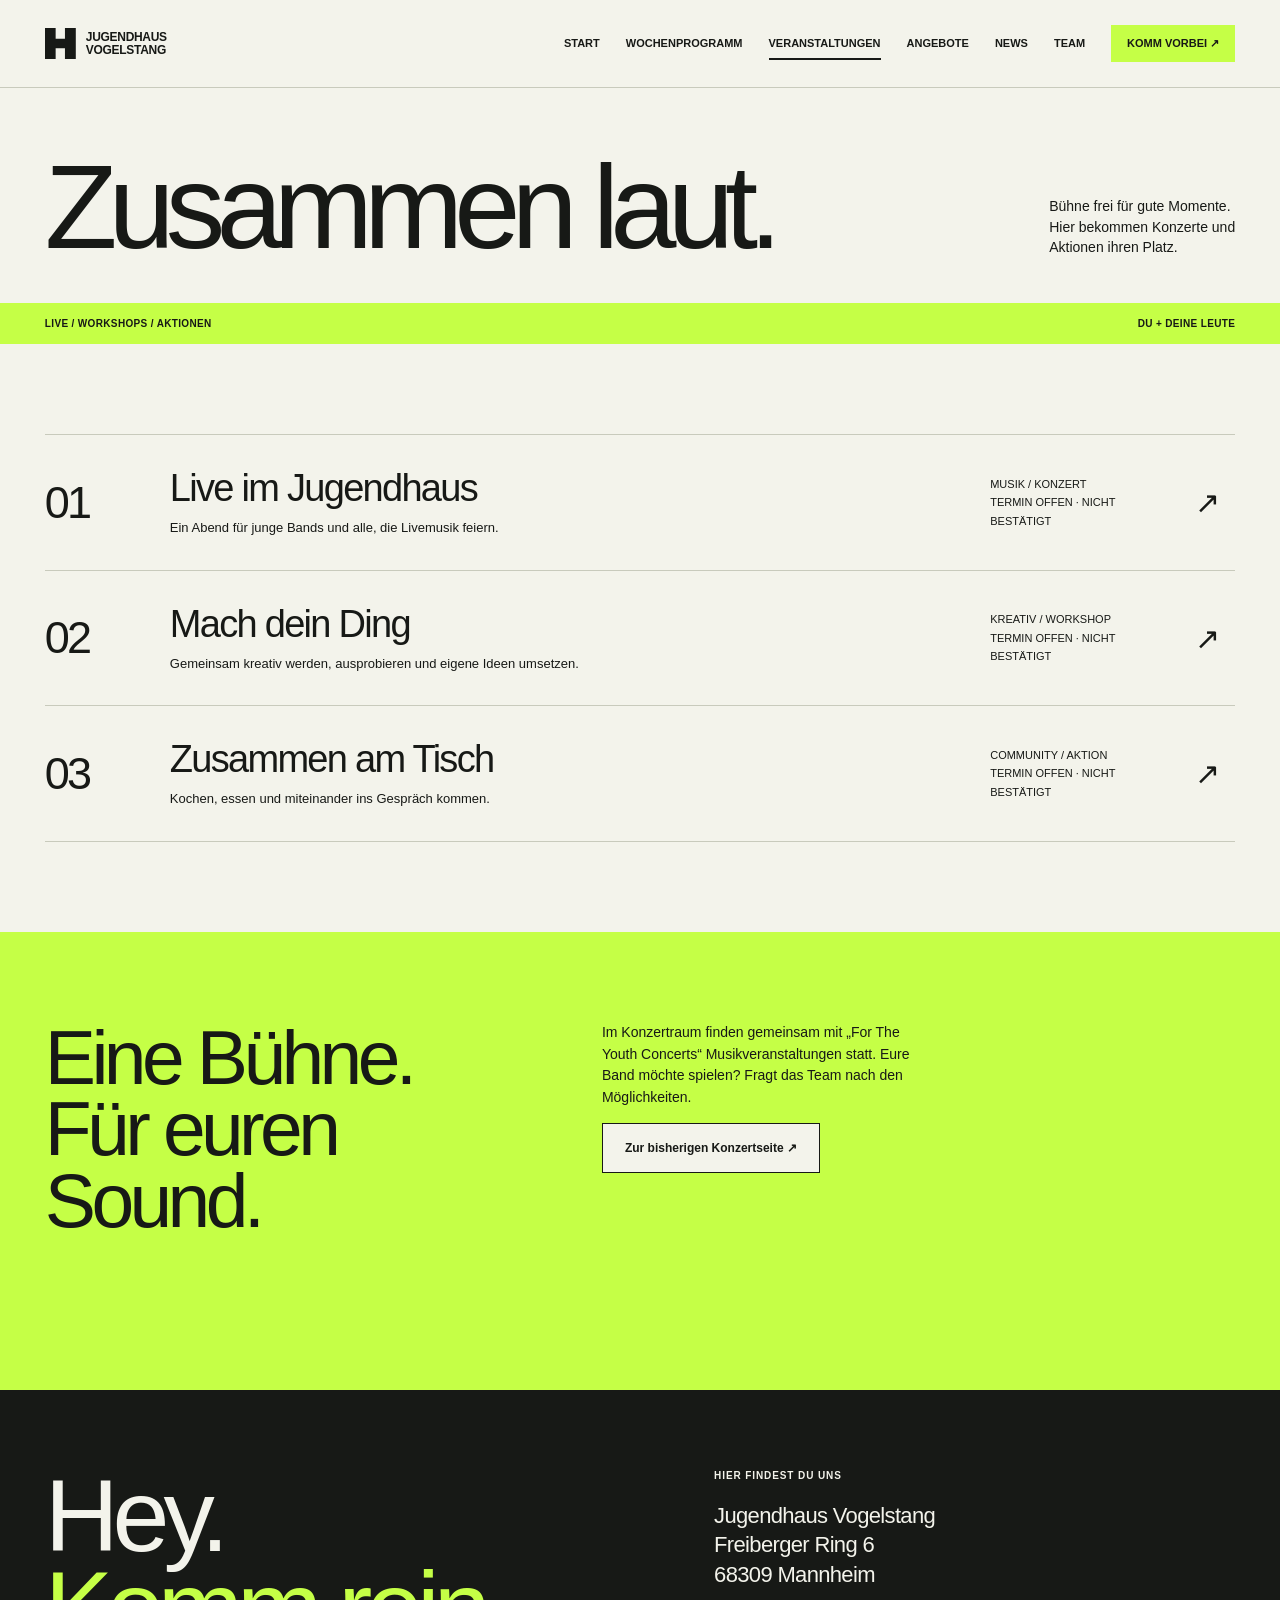
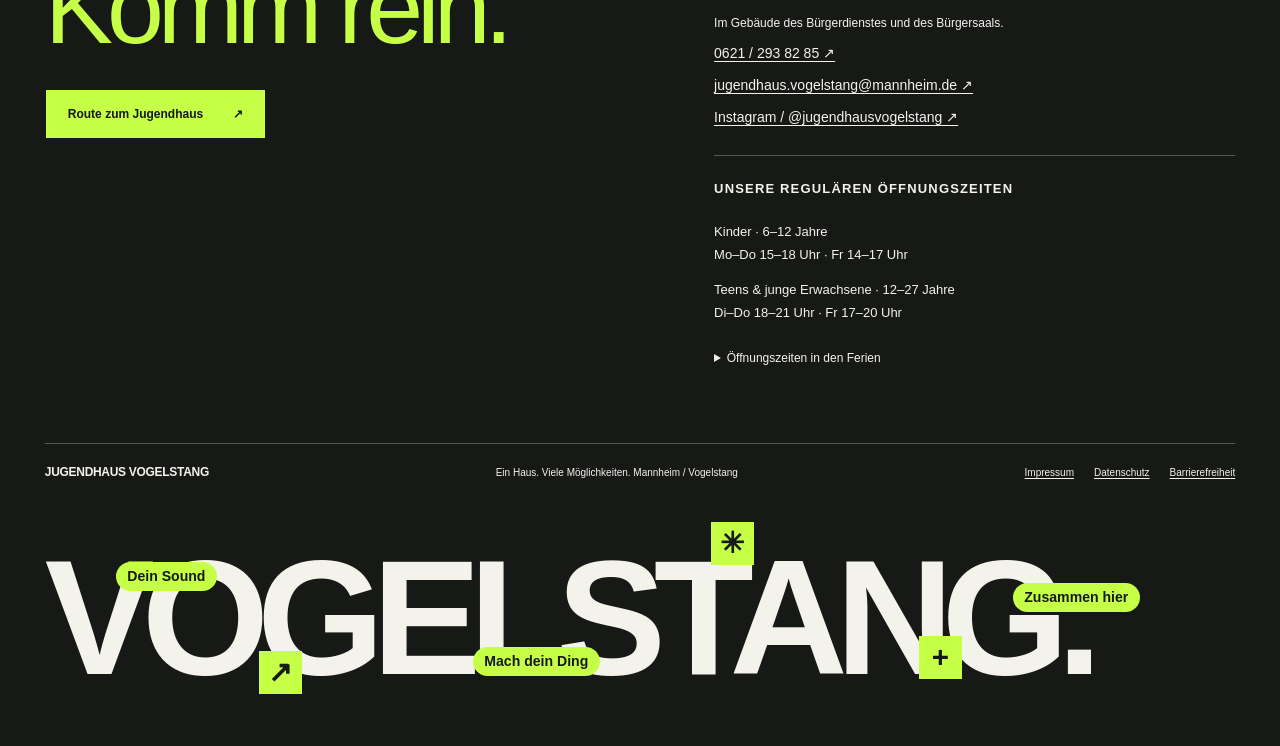
<file: examples/sites/jugendhaus-vogelstang/veranstaltungen.html>
<!doctype html>
<html lang="de">
<head>
  <meta charset="utf-8">
  <meta name="viewport" content="width=device-width, initial-scale=1">
  <title>Veranstaltungen | Jugendhaus Vogelstang</title>
  <meta name="description" content="Platz für Konzerte, Workshops und gemeinsame Aktionen im Jugendhaus Vogelstang. Lokale Entwurfsvorlage mit klar markierten Beispielen.">
  <meta name="theme-color" content="#c5ff46">
  <meta name="robots" content="noindex, nofollow">
  <link rel="stylesheet" href="style.css">
  <script src="site.js" defer></script>
</head>
<body>
  <a class="skip-link" href="#main">Zum Inhalt</a>
  <header class="site-header">
    <a class="brand" href="index.html" aria-label="Jugendhaus Vogelstang – Startseite"><span class="brand-mark" aria-hidden="true"></span><span>JUGENDHAUS<br>VOGELSTANG</span></a>
    <button class="nav-toggle" type="button" aria-controls="navigation" aria-expanded="false">Menü</button>
    <nav class="nav" id="navigation" aria-label="Hauptnavigation">
      <a href="index.html">Start</a><a href="wochenprogramm.html">Wochenprogramm</a><a href="veranstaltungen.html" aria-current="page">Veranstaltungen</a><a href="angebote.html">Angebote</a><a href="news.html">News</a><a href="team.html">Team</a>
      <a class="contact-link" href="#kontakt">Komm vorbei ↗</a>
    </nav>
  </header>
  <main id="main"><div class="page-intro"><div class="intro-line"><h1>Zusammen laut.</h1><p class="intro-copy">Bühne frei für gute Momente.<br>Hier bekommen Konzerte und<br>Aktionen ihren Platz.</p></div></div><div class="ticker"><span>Live / Workshops / Aktionen</span><span>Du + deine Leute</span></div>
    <section class="section"><div class="events"><article class="event">
    <span class="event-number" aria-hidden="true">01</span><div><h3>Live im Jugendhaus</h3><p>Ein Abend für junge Bands und alle, die Livemusik feiern.</p></div>
    <div class="event-status">Musik / Konzert<br>Termin offen · nicht bestätigt</div>
    <a class="event-arrow" href="mailto:jugendhaus.vogelstang@mannheim.de?subject=Anfrage%3A%20Live%20im%20Jugendhaus" aria-label="Live im Jugendhaus: beim Team nachfragen">↗</a>
  </article><article class="event">
    <span class="event-number" aria-hidden="true">02</span><div><h3>Mach dein Ding</h3><p>Gemeinsam kreativ werden, ausprobieren und eigene Ideen umsetzen.</p></div>
    <div class="event-status">Kreativ / Workshop<br>Termin offen · nicht bestätigt</div>
    <a class="event-arrow" href="mailto:jugendhaus.vogelstang@mannheim.de?subject=Anfrage%3A%20Mach%20dein%20Ding" aria-label="Mach dein Ding: beim Team nachfragen">↗</a>
  </article><article class="event">
    <span class="event-number" aria-hidden="true">03</span><div><h3>Zusammen am Tisch</h3><p>Kochen, essen und miteinander ins Gespräch kommen.</p></div>
    <div class="event-status">Community / Aktion<br>Termin offen · nicht bestätigt</div>
    <a class="event-arrow" href="mailto:jugendhaus.vogelstang@mannheim.de?subject=Anfrage%3A%20Zusammen%20am%20Tisch" aria-label="Zusammen am Tisch: beim Team nachfragen">↗</a>
  </article></div></section>
    <section class="section program-preview"><div><h2>Eine Bühne.<br>Für euren Sound.</h2></div><div><p>Im Konzertraum finden gemeinsam mit „For The Youth Concerts“ Musikveranstaltungen statt. Eure Band möchte spielen? Fragt das Team nach den Möglichkeiten.</p><a class="button button-light" href="https://vogelstang.majo.de/for-the-youth-concerts">Zur bisherigen Konzertseite ↗</a></div></section></main>
  <footer class="contact" id="kontakt">
    <div class="contact-top">
      <div><h2>Hey.<br><span>Komm rein.</span></h2>
        <a class="button" href="https://www.google.com/maps/search/?api=1&amp;query=Freiberger+Ring+6+68309+Mannheim" target="_blank" rel="noopener noreferrer">Route zum Jugendhaus <span aria-hidden="true">↗</span></a>
      </div>
      <div><p class="eyebrow">Hier findest du uns</p><address>Jugendhaus Vogelstang<br>Freiberger Ring 6<br>68309 Mannheim</address>
        <p class="small">Im Gebäude des Bürgerdienstes und des Bürgersaals.</p>
        <div class="contact-info">
          <a href="tel:+496212938285">0621 / 293 82 85 ↗</a>
          <a href="mailto:jugendhaus.vogelstang@mannheim.de">jugendhaus.vogelstang@mannheim.de ↗</a>
          <a href="https://www.instagram.com/jugendhausvogelstang/" target="_blank" rel="noopener noreferrer">Instagram / @jugendhausvogelstang ↗</a>
        </div>
        <div class="contact-hours"><p class="eyebrow">Unsere regulären Öffnungszeiten</p>
          <p>Kinder · 6–12 Jahre<br>Mo–Do 15–18 Uhr · Fr 14–17 Uhr</p>
          <p>Teens &amp; junge Erwachsene · 12–27 Jahre<br>Di–Do 18–21 Uhr · Fr 17–20 Uhr</p>
          <details><summary>Öffnungszeiten in den Ferien</summary><p>Kinder: Mo–Do 14–17:30 Uhr · Fr 14–17 Uhr<br>Teens: Di–Do 18–21 Uhr · Fr 17–20:30 Uhr</p></details>
        </div>
      </div>
    </div>
    <div class="footer-bottom"><a class="brand" href="index.html">JUGENDHAUS VOGELSTANG</a>
      <span>Ein Haus. Viele Möglichkeiten. Mannheim / Vogelstang</span>
      <nav class="footer-links" aria-label="Rechtliche Informationen"><a href="impressum.html">Impressum</a><a href="datenschutz.html">Datenschutz</a><a href="barrierefreiheit.html">Barrierefreiheit</a></nav>
    </div>
    <div class="footer-playground">
      <p class="footer-word" aria-hidden="true">VOGELSTANG.</p>
      <div class="footer-badges" aria-hidden="true">
        <span class="flying-badge badge-music">Dein Sound</span>
        <span class="flying-badge badge-create">Mach dein Ding</span>
        <span class="flying-badge badge-together">Zusammen hier</span>
        <span class="flying-badge badge-symbol badge-symbol-one">↗</span>
        <span class="flying-badge badge-symbol badge-symbol-two">✳</span>
        <span class="flying-badge badge-symbol badge-symbol-three">+</span>
      </div>
    </div>
  </footer>
</body>
</html>
</file>
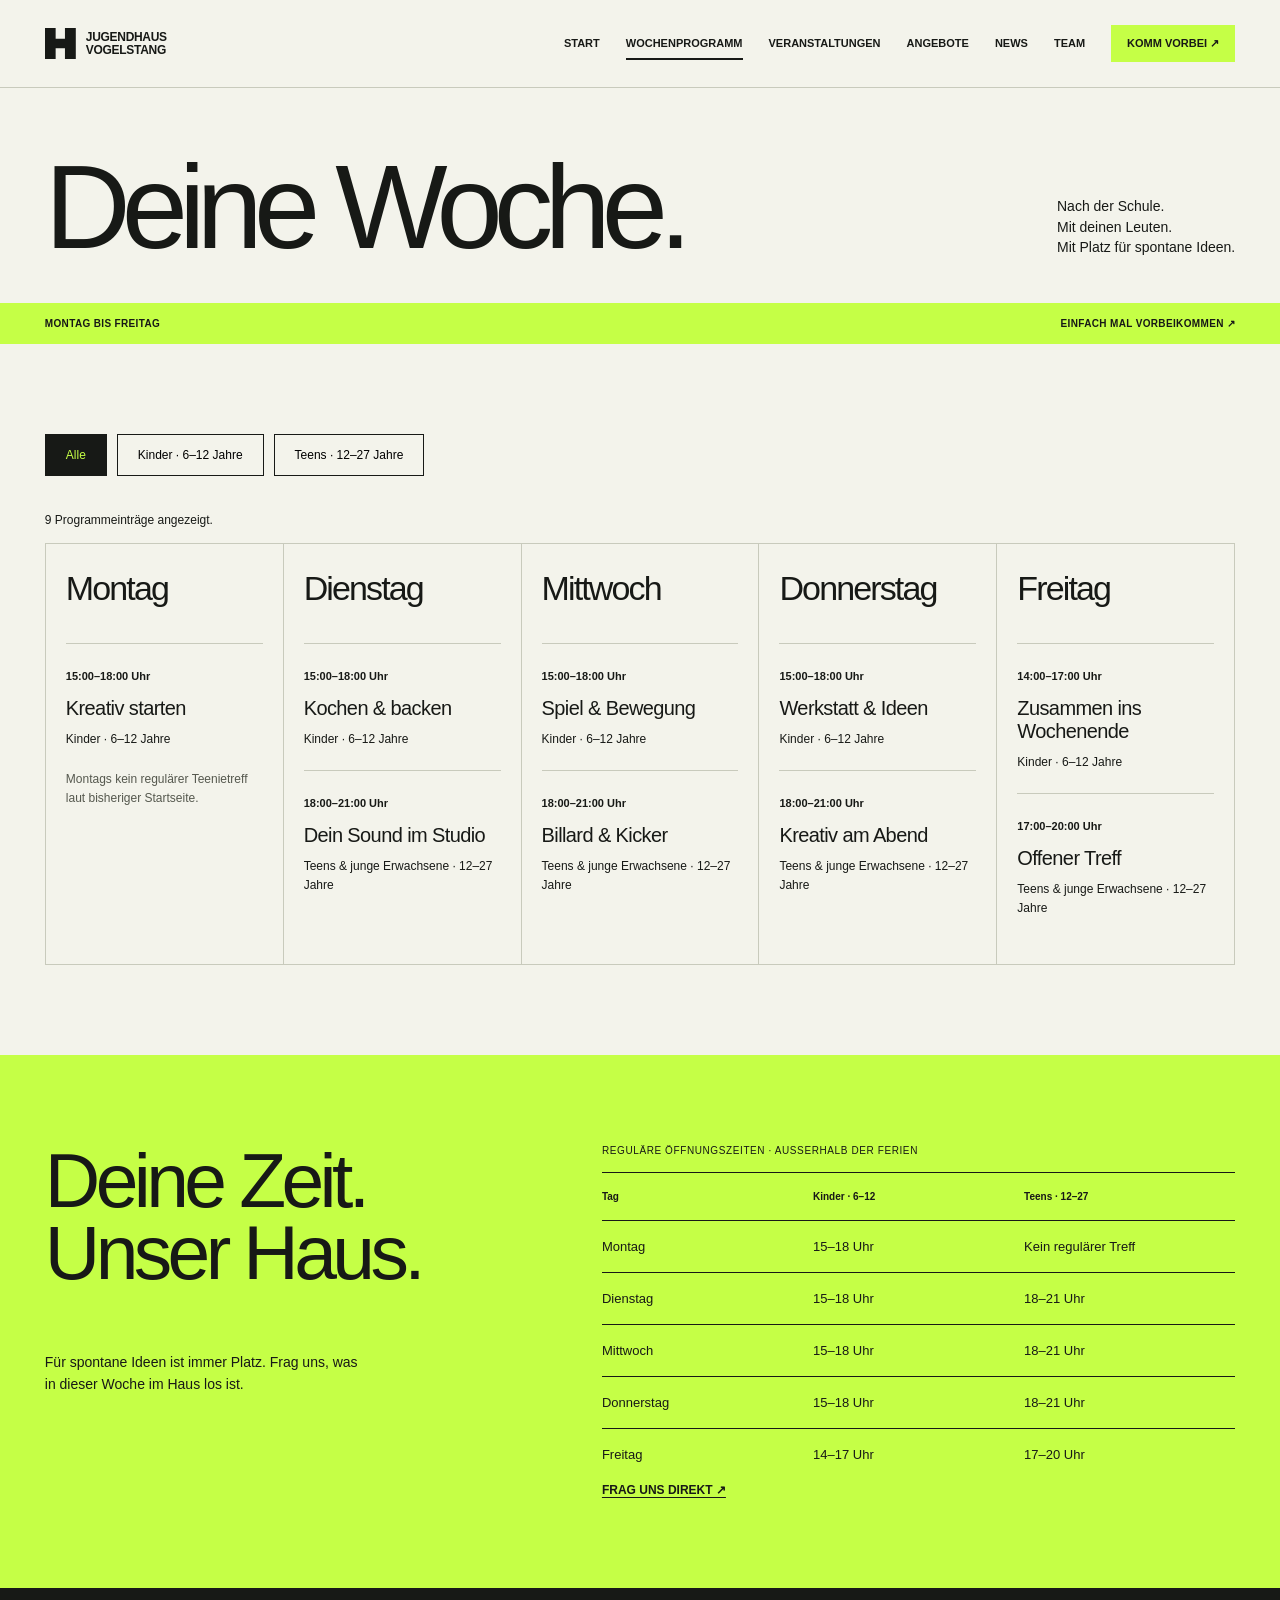
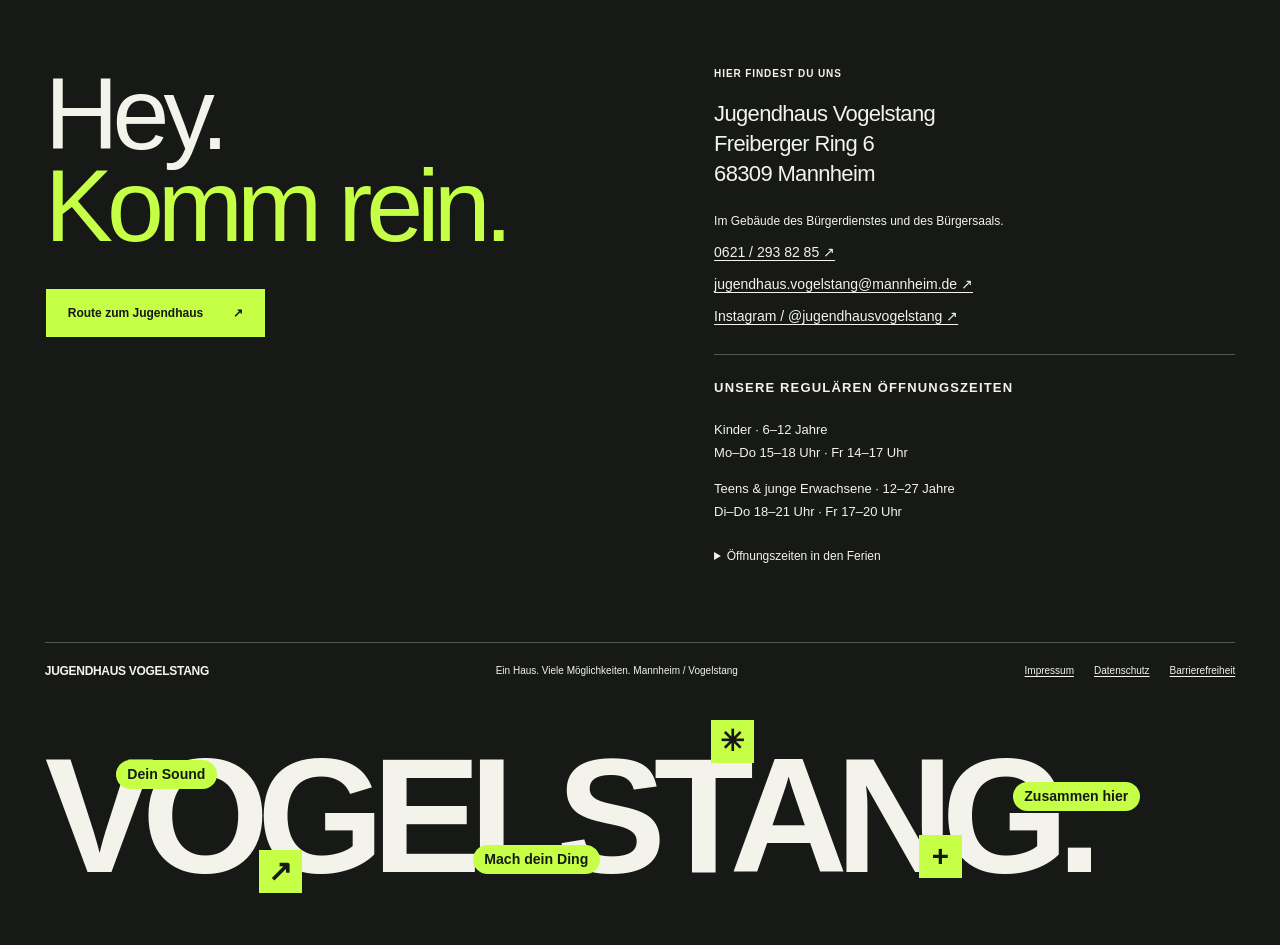
<file: examples/sites/jugendhaus-vogelstang/wochenprogramm.html>
<!doctype html>
<html lang="de">
<head>
  <meta charset="utf-8">
  <meta name="viewport" content="width=device-width, initial-scale=1">
  <title>Wochenprogramm | Jugendhaus Vogelstang</title>
  <meta name="description" content="Öffnungszeiten und Wochenprogramm-Vorlage für Kinder, Teens und junge Erwachsene im Jugendhaus Vogelstang.">
  <meta name="theme-color" content="#c5ff46">
  <meta name="robots" content="noindex, nofollow">
  <link rel="stylesheet" href="style.css">
  <script src="site.js" defer></script>
</head>
<body>
  <a class="skip-link" href="#main">Zum Inhalt</a>
  <header class="site-header">
    <a class="brand" href="index.html" aria-label="Jugendhaus Vogelstang – Startseite"><span class="brand-mark" aria-hidden="true"></span><span>JUGENDHAUS<br>VOGELSTANG</span></a>
    <button class="nav-toggle" type="button" aria-controls="navigation" aria-expanded="false">Menü</button>
    <nav class="nav" id="navigation" aria-label="Hauptnavigation">
      <a href="index.html">Start</a><a href="wochenprogramm.html" aria-current="page">Wochenprogramm</a><a href="veranstaltungen.html">Veranstaltungen</a><a href="angebote.html">Angebote</a><a href="news.html">News</a><a href="team.html">Team</a>
      <a class="contact-link" href="#kontakt">Komm vorbei ↗</a>
    </nav>
  </header>
  <main id="main"><div class="page-intro"><div class="intro-line"><h1>Deine Woche.</h1><p class="intro-copy">Nach der Schule.<br>Mit deinen Leuten.<br>Mit Platz für spontane Ideen.</p></div></div><div class="ticker"><span>Montag bis Freitag</span><span>Einfach mal vorbeikommen ↗</span></div>
  <section class="section">
    <div class="filters" role="group" aria-label="Programm nach Altersgruppe filtern"><button class="filter" data-filter="all" aria-pressed="true" type="button">Alle</button><button class="filter" data-filter="children" aria-pressed="false" type="button">Kinder · 6–12 Jahre</button><button class="filter" data-filter="teens" aria-pressed="false" type="button">Teens · 12–27 Jahre</button></div>
    <p class="small" id="filter-status" role="status" aria-live="polite">9 Programmeinträge angezeigt.</p>
    <div class="week-grid"><section class="day"><h2>Montag</h2>
      <article class="slot" data-audience="children"><time>15:00–18:00 Uhr</time><h3>Kreativ starten</h3><p>Kinder · 6–12 Jahre</p></article>
      <p class="small muted">Montags kein regulärer Teenietreff laut bisheriger Startseite.</p>
    </section><section class="day"><h2>Dienstag</h2>
      <article class="slot" data-audience="children"><time>15:00–18:00 Uhr</time><h3>Kochen & backen</h3><p>Kinder · 6–12 Jahre</p></article>
      <article class="slot" data-audience="teens"><time>18:00–21:00 Uhr</time><h3>Dein Sound im Studio</h3><p>Teens &amp; junge Erwachsene · 12–27 Jahre</p></article>
    </section><section class="day"><h2>Mittwoch</h2>
      <article class="slot" data-audience="children"><time>15:00–18:00 Uhr</time><h3>Spiel & Bewegung</h3><p>Kinder · 6–12 Jahre</p></article>
      <article class="slot" data-audience="teens"><time>18:00–21:00 Uhr</time><h3>Billard & Kicker</h3><p>Teens &amp; junge Erwachsene · 12–27 Jahre</p></article>
    </section><section class="day"><h2>Donnerstag</h2>
      <article class="slot" data-audience="children"><time>15:00–18:00 Uhr</time><h3>Werkstatt & Ideen</h3><p>Kinder · 6–12 Jahre</p></article>
      <article class="slot" data-audience="teens"><time>18:00–21:00 Uhr</time><h3>Kreativ am Abend</h3><p>Teens &amp; junge Erwachsene · 12–27 Jahre</p></article>
    </section><section class="day"><h2>Freitag</h2>
      <article class="slot" data-audience="children"><time>14:00–17:00 Uhr</time><h3>Zusammen ins Wochenende</h3><p>Kinder · 6–12 Jahre</p></article>
      <article class="slot" data-audience="teens"><time>17:00–20:00 Uhr</time><h3>Offener Treff</h3><p>Teens &amp; junge Erwachsene · 12–27 Jahre</p></article>
    </section></div>
  </section><section class="section program-preview"><div><h2>Deine Zeit.<br>Unser Haus.</h2><p>Für spontane Ideen ist immer Platz. Frag uns, was in dieser Woche im Haus los ist.</p></div><div><table class="hours"><caption>Reguläre Öffnungszeiten · außerhalb der Ferien</caption><thead><tr><th scope="col">Tag</th><th scope="col">Kinder · 6–12</th><th scope="col">Teens · 12–27</th></tr></thead><tbody>
    <tr><th scope="row">Montag</th><td>15–18 Uhr</td><td>Kein regulärer Treff</td></tr><tr><th scope="row">Dienstag</th><td>15–18 Uhr</td><td>18–21 Uhr</td></tr><tr><th scope="row">Mittwoch</th><td>15–18 Uhr</td><td>18–21 Uhr</td></tr><tr><th scope="row">Donnerstag</th><td>15–18 Uhr</td><td>18–21 Uhr</td></tr><tr><th scope="row">Freitag</th><td>14–17 Uhr</td><td>17–20 Uhr</td></tr>
  </tbody></table><a class="text-link" href="#kontakt">Frag uns direkt ↗</a></div></section></main>
  <footer class="contact" id="kontakt">
    <div class="contact-top">
      <div><h2>Hey.<br><span>Komm rein.</span></h2>
        <a class="button" href="https://www.google.com/maps/search/?api=1&amp;query=Freiberger+Ring+6+68309+Mannheim" target="_blank" rel="noopener noreferrer">Route zum Jugendhaus <span aria-hidden="true">↗</span></a>
      </div>
      <div><p class="eyebrow">Hier findest du uns</p><address>Jugendhaus Vogelstang<br>Freiberger Ring 6<br>68309 Mannheim</address>
        <p class="small">Im Gebäude des Bürgerdienstes und des Bürgersaals.</p>
        <div class="contact-info">
          <a href="tel:+496212938285">0621 / 293 82 85 ↗</a>
          <a href="mailto:jugendhaus.vogelstang@mannheim.de">jugendhaus.vogelstang@mannheim.de ↗</a>
          <a href="https://www.instagram.com/jugendhausvogelstang/" target="_blank" rel="noopener noreferrer">Instagram / @jugendhausvogelstang ↗</a>
        </div>
        <div class="contact-hours"><p class="eyebrow">Unsere regulären Öffnungszeiten</p>
          <p>Kinder · 6–12 Jahre<br>Mo–Do 15–18 Uhr · Fr 14–17 Uhr</p>
          <p>Teens &amp; junge Erwachsene · 12–27 Jahre<br>Di–Do 18–21 Uhr · Fr 17–20 Uhr</p>
          <details><summary>Öffnungszeiten in den Ferien</summary><p>Kinder: Mo–Do 14–17:30 Uhr · Fr 14–17 Uhr<br>Teens: Di–Do 18–21 Uhr · Fr 17–20:30 Uhr</p></details>
        </div>
      </div>
    </div>
    <div class="footer-bottom"><a class="brand" href="index.html">JUGENDHAUS VOGELSTANG</a>
      <span>Ein Haus. Viele Möglichkeiten. Mannheim / Vogelstang</span>
      <nav class="footer-links" aria-label="Rechtliche Informationen"><a href="impressum.html">Impressum</a><a href="datenschutz.html">Datenschutz</a><a href="barrierefreiheit.html">Barrierefreiheit</a></nav>
    </div>
    <div class="footer-playground">
      <p class="footer-word" aria-hidden="true">VOGELSTANG.</p>
      <div class="footer-badges" aria-hidden="true">
        <span class="flying-badge badge-music">Dein Sound</span>
        <span class="flying-badge badge-create">Mach dein Ding</span>
        <span class="flying-badge badge-together">Zusammen hier</span>
        <span class="flying-badge badge-symbol badge-symbol-one">↗</span>
        <span class="flying-badge badge-symbol badge-symbol-two">✳</span>
        <span class="flying-badge badge-symbol badge-symbol-three">+</span>
      </div>
    </div>
  </footer>
</body>
</html>
</file>
<file: examples/sites/jugendhaus-vogelstang/style.css>
:root {
  --paper: var(--jhv-paper, #f3f3eb);
  --ink: var(--jhv-ink, #171916);
  --lime: var(--jhv-primary, #c5ff46);
  --pink: var(--jhv-secondary, #ff3970);
  --muted: var(--jhv-muted, #55584e);
  --line: var(--jhv-line, #c8cabc);
  --text-small: var(--jhv-text-s, 14px);
  --text-large: var(--jhv-text-l, 25px);
  --section-space: var(--jhv-space-section, 90px);
  --font-body: Arial, Helvetica, sans-serif;
}
* { box-sizing: border-box; }
html { scroll-behavior: smooth; }
body { margin: 0; background: var(--paper); color: var(--ink); font-family: var(--font-body); }
body, button, a { -webkit-tap-highlight-color: transparent; }
a { color: inherit; text-underline-offset: .22em; }
button { font: inherit; }
button, a { touch-action: manipulation; }
button:focus-visible, a:focus-visible, summary:focus-visible { outline: 3px solid var(--pink); outline-offset: 5px; }
[hidden] { display: none !important; }
::selection { background: var(--lime); color: var(--ink); }
.skip-link { position: absolute; left: 24px; top: -80px; padding: 16px; z-index: 30; background: var(--lime); }
.skip-link:focus { top: 12px; }
.site-header { padding: 25px 3.5vw; display: flex; align-items: center; justify-content: space-between; gap: 30px; border-bottom: 1px solid var(--line); }
.brand { display: flex; align-items: center; gap: 10px; text-decoration: none; font-size: 12px; font-weight: 800; line-height: 1.05; letter-spacing: -.3px; flex-shrink: 0; }
.brand-mark { width: 31px; height: 31px; background: var(--ink); clip-path: polygon(0 0, 35% 0, 35% 35%, 65% 35%, 65% 0, 100% 0, 100% 100%, 65% 100%, 65% 65%, 35% 65%, 35% 100%, 0 100%); }
.nav { display: flex; flex-wrap: wrap; align-items: center; gap: 26px; }
.nav a { text-decoration: none; text-transform: uppercase; font-size: 11px; font-weight: 700; padding: 9px 0; border-bottom: 2px solid transparent; }
.nav a:hover, .nav a[aria-current="page"] { border-color: var(--ink); }
.nav .contact-link { background: var(--lime); padding: 12px 16px; border: 0; }
.nav-toggle { display: none; border: 1px solid var(--ink); background: transparent; padding: 12px 16px; }
.page-intro { padding: 65px 3.5vw 42px; }
.eyebrow { font-size: 10px; text-transform: uppercase; letter-spacing: .09em; font-weight: 700; margin: 0 0 20px; }
.intro-line { display: flex; align-items: flex-end; justify-content: space-between; gap: 30px; }
h1, h2, h3, p { margin-top: 0; }
h1 { font-size: clamp(54px, 9.3vw, 148px); line-height: .91; letter-spacing: -.075em; font-weight: 500; margin-bottom: 0; }
.intro-copy { font-size: 14px; line-height: 1.45; max-width: 265px; margin: 0 0 4px; }
.hero { position: relative; background: var(--pink); min-height: 460px; height: min(49vw, 670px); overflow: hidden; }
.hero-image { position: absolute; inset: 0; width: 100%; height: 100%; object-fit: cover; }
.hero-content { position: relative; z-index: 1; padding: 70px 7vw; height: 100%; display: flex; flex-direction: column; align-items: flex-start; justify-content: center; }
.hero-title { color: var(--paper); font-size: clamp(65px, 11vw, 175px); font-weight: 800; letter-spacing: -.07em; line-height: .85; margin: 0 0 30px; max-width: 950px; }
.button { display: inline-flex; align-items: center; justify-content: space-between; gap: 30px; padding: 17px 22px; background: var(--lime); color: var(--ink); font-size: 12px; font-weight: 700; text-decoration: none; border: 1px solid var(--ink); min-height: 48px; }
.button:hover { background: var(--ink); color: var(--lime); }
.button-light { background: var(--paper); }
.pixel { position: absolute; width: 116px; height: 116px; background: var(--lime); clip-path: polygon(0 0, 60% 0, 60% 20%, 40% 20%, 40% 40%, 80% 40%, 80% 20%, 100% 20%, 100% 60%, 60% 60%, 60% 100%, 40% 100%, 40% 80%, 0 80%, 0 60%, 20% 60%, 20% 40%, 0 40%); z-index: 2; }
.pixel-one { top: 0; left: 0; }
.pixel-two { bottom: 0; right: 0; transform: rotate(180deg); }
.ticker { display: flex; justify-content: space-between; gap: 16px; padding: 15px 3.5vw; background: var(--lime); font-size: 10px; text-transform: uppercase; font-weight: 700; letter-spacing: .035em; }
.section { padding: var(--section-space) 3.5vw; }
.statement { display: grid; grid-template-columns: 1fr 2fr; gap: 50px; }
.section-index { font-size: 10px; text-transform: uppercase; letter-spacing: .07em; }
.statement h2 { font-size: clamp(28px, 3.5vw, 55px); font-weight: 500; line-height: 1.12; letter-spacing: -.04em; max-width: 950px; margin-bottom: 30px; }
mark { background: var(--lime); color: var(--ink); padding: 0 .08em; }
.text-link { font-size: 12px; font-weight: 700; text-transform: uppercase; }
.section-heading { display: flex; align-items: flex-end; justify-content: space-between; gap: 20px; margin-bottom: 40px; }
.section-heading h2 { font-size: clamp(40px, 5vw, 76px); font-weight: 500; line-height: .98; letter-spacing: -.055em; margin-bottom: 0; }
.dark { background: var(--ink); color: var(--paper); }
.dark .section-index { color: var(--lime); }
.dark .text-link { color: var(--lime); }
.offer-grid { display: grid; grid-template-columns: repeat(3, 1fr); gap: 25px; }
.offer { min-width: 0; border-top: 1px solid var(--line); padding-top: 18px; }
.offer-art { aspect-ratio: 4 / 3; padding: 26px; position: relative; display: flex; align-items: center; justify-content: center; overflow: hidden; color: var(--ink); margin-bottom: 22px; }
.content-image { width: 100%; height: auto; aspect-ratio: 4 / 3; object-fit: cover; display: block; margin-bottom: 22px; background: var(--lime); }
.event-grid, .program-grid { display: grid; grid-template-columns: repeat(3, minmax(0, 1fr)); gap: 35px; }
.event-card, .program-offer { border-top: 1px solid var(--line); padding-top: 22px; min-width: 0; }
.event-card h3, .program-offer h2 { font-size: 30px; font-weight: 500; letter-spacing: -.045em; line-height: 1.1; }
.event-card p, .program-offer p { font-size: var(--text-small); line-height: 1.6; }
.offer h3 a, .event-card h3 a, .program-offer h2 a { text-decoration: none; }
.date-meta { font-size: 11px; text-transform: uppercase; letter-spacing: .04em; }
.weekly-time { border-top: 1px solid var(--line); padding-top: 12px; font-size: 12px; line-height: 1.7; }
.detail-layout { display: grid; grid-template-columns: 1fr 1fr; gap: 60px; }
.detail-description { font-size: var(--text-large); line-height: 1.4; letter-spacing: -.03em; }
.detail-time { font-size: 22px; line-height: 1.5; }
.contact-channels { display: flex; flex-wrap: wrap; gap: 12px; margin-top: 25px; }
.contact-channel { display: inline-flex; align-items: center; justify-content: center; gap: 10px; min-width: 48px; min-height: 48px; padding: 13px 16px; border: 1px solid var(--ink); background: var(--lime); color: var(--ink); text-decoration: none; font-size: 12px; font-weight: 700; }
.contact-channel:hover { background: var(--ink); color: var(--lime); }
@font-face { font-family: "Tabler Contact"; src: url("assets/tabler-contact-3.49.0.woff2") format("woff2"); font-style: normal; font-weight: 400; font-display: block; }
.channel-icon { display: inline-block; width: 22px; height: 22px; flex-shrink: 0; font-family: "Tabler Contact"; font-size: 22px; font-style: normal; font-weight: 400; font-synthesis: none; line-height: 1; }
.ti-mail::before { content: "\eae5"; }
.ti-brand-instagram::before { content: "\ec20"; }
.ti-phone::before { content: "\eb09"; }
.art-pink { background: var(--pink); }
.art-lime { background: var(--lime); }
.art-paper { background: var(--paper); }
.art-word { font-size: clamp(48px, 5vw, 82px); line-height: .85; font-weight: 800; letter-spacing: -.08em; transform: rotate(-7deg); z-index: 1; }
.art-orbit { position: absolute; width: 230px; height: 230px; border: 2px solid currentColor; border-radius: 50%; transform: rotate(-30deg) scaleY(.6); }
.art-orbit-two { transform: rotate(40deg) scaleY(.6); }
.offer-meta { font-size: 10px; text-transform: uppercase; letter-spacing: .04em; }
.offer h3 { font-size: 26px; font-weight: 500; letter-spacing: -.04em; margin-bottom: 12px; }
.offer p { font-size: var(--text-small); line-height: 1.6; }
.program-preview { background: var(--lime); display: grid; grid-template-columns: minmax(0, 1fr) minmax(0, 1.3fr); gap: 70px; }
.program-preview > div { min-width: 0; }
.program-preview h2 { font-size: clamp(45px, 6vw, 90px); line-height: .93; font-weight: 500; letter-spacing: -.06em; }
.program-preview p { font-size: 14px; line-height: 1.55; max-width: 320px; }
.hours { width: 100%; table-layout: fixed; border-collapse: collapse; font-size: 13px; text-align: left; }
.hours caption { text-align: left; font-size: 10px; text-transform: uppercase; letter-spacing: .06em; padding-bottom: 16px; }
.hours th, .hours td { padding: 18px 10px 18px 0; border-top: 1px solid var(--ink); }
.hours th { font-weight: 500; }
.hours thead th { font-size: 10px; font-weight: 700; }
.muted { color: var(--muted); }
.small { font-size: 12px; line-height: 1.6; }
.events { border-top: 1px solid var(--line); }
.event { display: grid; grid-template-columns: 100px 1fr 180px 40px; align-items: center; gap: 25px; padding: 32px 0; border-bottom: 1px solid var(--line); }
.event-number { font-size: 45px; letter-spacing: -.06em; }
.event h3 { font-size: clamp(23px, 3vw, 38px); font-weight: 500; letter-spacing: -.045em; margin-bottom: 8px; }
.event p { font-size: 13px; line-height: 1.5; margin: 0; max-width: 590px; }
.event-status { font-size: 11px; text-transform: uppercase; line-height: 1.7; }
.event-arrow { font-size: 30px; text-decoration: none; }
.demo-note { border-left: 3px solid var(--pink); padding: 13px 18px; font-size: 12px; line-height: 1.6; margin: 0 0 35px; max-width: 850px; }
.badge { display: inline-block; background: var(--lime); color: var(--ink); font-size: 9px; font-weight: 700; letter-spacing: .08em; text-transform: uppercase; padding: 6px 9px; margin-bottom: 12px; }
.news-grid { display: grid; grid-template-columns: repeat(3, 1fr); gap: 30px; }
.news-item { border-top: 1px solid var(--line); padding-top: 20px; }
.news-item h3 { font-size: 30px; font-weight: 500; line-height: 1.1; letter-spacing: -.045em; }
.news-item p { font-size: 14px; line-height: 1.6; }
.news-detail { max-width: 850px; padding: 50px 0; border-top: 1px solid var(--line); scroll-margin-top: 25px; }
.news-detail h2 { font-size: 40px; font-weight: 500; letter-spacing: -.04em; }
.news-detail p { line-height: 1.7; }
.filters { display: flex; flex-wrap: wrap; gap: 10px; margin: 0 0 35px; }
.filter { border: 1px solid var(--ink); background: transparent; padding: 13px 20px; cursor: pointer; font-size: 12px; }
.filter[aria-pressed="true"] { background: var(--ink); color: var(--lime); }
.week-grid { display: grid; grid-template-columns: repeat(5, 1fr); gap: 1px; background: var(--line); border: 1px solid var(--line); }
.day { background: var(--paper); padding: 25px 20px; }
.day h2 { font-size: 34px; font-weight: 500; letter-spacing: -.055em; margin-bottom: 35px; }
.slot { padding: 22px 0; border-top: 1px solid var(--line); }
.slot time { font-size: 11px; font-weight: 700; }
.slot h3 { font-size: 20px; font-weight: 500; letter-spacing: -.03em; margin: 13px 0 10px; }
.slot p { font-size: 12px; line-height: 1.55; margin: 0; }
.slot .badge { margin-top: 15px; }
.team-grid { display: grid; grid-template-columns: repeat(3, 1fr); gap: 45px 25px; }
.team-portrait { aspect-ratio: 1 / 1; display: flex; align-items: center; justify-content: center; font-size: clamp(75px, 11vw, 170px); letter-spacing: -.09em; font-weight: 800; position: relative; overflow: hidden; }
.team-portrait span { transform: rotate(-9deg); z-index: 1; }
.team-person h2 { margin: 20px 0 8px; font-size: 30px; font-weight: 500; letter-spacing: -.04em; }
.team-person p { font-size: 13px; line-height: 1.6; }
.team-role { font-size: 10px; text-transform: uppercase; letter-spacing: .04em; }
.contact { background: var(--ink); color: var(--paper); padding: 80px 3.5vw 25px; scroll-margin-top: 20px; }
.contact-top { display: grid; grid-template-columns: 1.15fr 1fr; gap: 70px; margin-bottom: 65px; }
.contact h2 { font-size: clamp(58px, 8vw, 120px); font-weight: 500; line-height: .9; letter-spacing: -.06em; margin-bottom: 35px; }
.contact h2 span { color: var(--lime); }
.contact address { font-size: 22px; font-style: normal; line-height: 1.35; letter-spacing: -.03em; margin-bottom: 24px; }
.contact-info { display: grid; gap: 16px; }
.contact-info a { font-size: 14px; overflow-wrap: anywhere; }
.contact-hours { border-top: 1px solid var(--muted); padding-top: 22px; margin-top: 30px; }
.contact-hours p { font-size: 13px; line-height: 1.75; }
.contact details { font-size: 12px; line-height: 1.7; }
.contact summary { cursor: pointer; padding: 10px 0; }
.footer-bottom { border-top: 1px solid var(--muted); padding-top: 22px; display: flex; flex-wrap: wrap; align-items: center; justify-content: space-between; gap: 20px; font-size: 10px; }
.footer-links { display: flex; flex-wrap: wrap; gap: 20px; }
.footer-playground { position: relative; isolation: isolate; margin-top: 30px; padding: 35px 0 30px; overflow: hidden; }
.footer-word { font-size: clamp(38px, 12.8vw, 196px); font-weight: 800; letter-spacing: -.075em; line-height: .9; margin: 0; white-space: nowrap; }
.footer-badges { position: absolute; inset: 0; pointer-events: none; }
.flying-badge { position: absolute; display: inline-flex; align-items: center; justify-content: center; background: var(--lime); color: var(--ink); font-size: clamp(9px, 1.1vw, 16px); font-weight: 700; padding: .45em .8em; border-radius: 999px; animation: badge-flight 9s ease-in-out infinite alternate paused; will-change: transform; }
.js-enabled .flying-badge { animation-play-state: running; }
.badge-music { top: 25%; left: 6%; --badge-tilt: -8deg; }
.badge-create { top: 65%; left: 36%; --badge-tilt: 5deg; animation-delay: -3s; }
.badge-together { top: 35%; right: 8%; --badge-tilt: -6deg; animation-delay: -6s; }
.badge-symbol { border-radius: 0; font-size: clamp(16px, 2.3vw, 32px); width: 1.45em; height: 1.45em; padding: 0; }
.badge-symbol-one { top: 67%; left: 18%; --badge-tilt: 14deg; animation-delay: -2s; }
.badge-symbol-two { top: 6%; left: 56%; --badge-tilt: -15deg; animation-delay: -5s; }
.badge-symbol-three { top: 60%; right: 23%; --badge-tilt: 18deg; animation-delay: -7s; }
@keyframes badge-flight {
  0% { transform: translate(0, 0) rotate(var(--badge-tilt)); }
  50% { transform: translate(12px, -15px) rotate(calc(var(--badge-tilt) + 8deg)); }
  100% { transform: translate(-10px, 10px) rotate(calc(var(--badge-tilt) - 8deg)); }
}
.legal-layout { display: grid; grid-template-columns: minmax(0, 1fr) minmax(0, 2fr); gap: 70px; }
.legal-summary { min-width: 0; }
.legal-status { background: var(--lime); color: var(--ink); padding: 24px; font-size: var(--text-small); line-height: 1.6; }
.legal-summary nav { display: grid; gap: 0; }
.legal-summary a { padding: 14px 0; border-bottom: 1px solid var(--line); font-size: var(--text-small); }
.legal-copy { min-width: 0; max-width: 850px; font-size: var(--text-small); line-height: 1.75; overflow-wrap: anywhere; }
.legal-copy section { padding: 0 0 32px; margin-bottom: 32px; border-bottom: 1px solid var(--line); scroll-margin-top: 25px; }
.legal-copy h2 { font-size: clamp(26px, 3vw, 42px); line-height: 1.1; letter-spacing: -.045em; font-weight: 500; }
.legal-copy address { font-style: normal; margin-bottom: 20px; }
@media (min-width: 1600px) {
  .site-header, .page-intro, .section, .contact { padding-left: max(3.5vw, calc((100vw - 1500px) / 2)); padding-right: max(3.5vw, calc((100vw - 1500px) / 2)); }
}
@media (max-width: 1000px) {
  .nav { gap: 14px; }
  .nav a { font-size: 10px; }
  .site-header { gap: 18px; }
  .intro-copy { max-width: 220px; font-size: 12px; }
  .week-grid { grid-template-columns: repeat(2, 1fr); }
  .day:last-child { grid-column: 1 / -1; }
  .program-preview { gap: 30px; }
  .contact-top { gap: 35px; }
}
@media (max-width: 700px) {
  .site-header { padding: 20px; flex-wrap: wrap; }
  .nav { width: 100%; gap: 10px 20px; }
  .nav a { font-size: 11px; }
  .js-enabled .site-header { position: relative; flex-wrap: nowrap; z-index: 20; }
  .js-enabled .nav-toggle { display: flex; align-items: center; gap: 12px; min-height: 48px; cursor: pointer; }
  .nav-toggle::after { content: ""; width: 7px; height: 7px; border: solid currentColor; border-width: 0 2px 2px 0; transform: translateY(-2px) rotate(45deg); transition: transform .2s ease; }
  .nav-toggle[aria-expanded="true"]::after { transform: translateY(2px) rotate(225deg); }
  .js-enabled .nav {
    position: absolute; top: calc(100% - 8px); right: 20px;
    width: min(320px, calc(100% - 40px)); max-height: calc(100dvh - 112px); overflow-y: auto;
    display: flex; flex-direction: column; align-items: stretch; gap: 4px; padding: 12px;
    background: var(--paper); border: 1px solid var(--ink); box-shadow: 6px 6px 0 var(--lime);
    opacity: 0; visibility: hidden; pointer-events: none;
    transform: translateY(-10px) scale(.97); transform-origin: top right;
    transition: opacity .18s ease, transform .22s ease, visibility 0s linear .22s;
  }
  .js-enabled .nav.is-open { opacity: 1; visibility: visible; pointer-events: auto; transform: none; transition-delay: 0s; }
  .js-enabled .nav a { display: flex; align-items: center; min-height: 44px; padding: 12px; font-size: 12px; }
  .page-intro { padding: 48px 20px 30px; }
  .intro-line { display: block; }
  h1 { font-size: clamp(48px, 13vw, 90px); overflow-wrap: anywhere; }
  .intro-copy { margin-top: 25px; max-width: 300px; font-size: 13px; }
  .hero { height: 530px; min-height: 0; }
  .hero-content { padding: 40px 25px; justify-content: center; }
  .hero-title { font-size: clamp(62px, 16vw, 110px); }
  .pixel { width: 75px; height: 75px; }
  .ticker { padding: 13px 20px; flex-wrap: wrap; font-size: 9px; }
  .section { padding: var(--jhv-space-section, 60px) 20px; }
  .statement, .program-preview, .contact-top { grid-template-columns: 1fr; gap: 25px; }
  .statement h2 { font-size: 31px; }
  .section-heading { align-items: flex-start; flex-direction: column; gap: 20px; }
  .section-heading h2 { font-size: 44px; }
  .offer-grid, .news-grid, .team-grid, .event-grid, .program-grid, .detail-layout { grid-template-columns: 1fr; gap: 35px; }
  .offer-art { aspect-ratio: 1.5 / 1; }
  .art-word { font-size: 80px; }
  .program-preview h2 { font-size: clamp(40px, 12vw, 62px); }
  .hours { font-size: 11px; }
  .hours th, .hours td { padding: 16px 8px 16px 0; }
  .event { grid-template-columns: 45px 1fr 25px; gap: 15px; padding: 25px 0; }
  .event-number { font-size: 32px; }
  .event-status { grid-column: 2; grid-row: 2; }
  .event-arrow { grid-column: 3; grid-row: 1; }
  .week-grid { grid-template-columns: 1fr; }
  .day:last-child { grid-column: auto; }
  .day h2 { margin-bottom: 22px; }
  .team-portrait { aspect-ratio: 1.35 / 1; font-size: 130px; }
  .contact { padding: 60px 20px 25px; }
  .contact h2 { font-size: 72px; }
  .contact-top { margin-bottom: 40px; }
  .footer-word { font-size: 12vw; }
  .footer-playground { margin-top: 20px; padding-top: 30px; padding-bottom: 25px; }
  .flying-badge { animation-name: badge-flight-mobile; }
  .legal-layout { grid-template-columns: 1fr; gap: 40px; }
  @keyframes badge-flight-mobile {
    from { transform: translate(0, 0) rotate(var(--badge-tilt)); }
    to { transform: translate(4px, -8px) rotate(calc(var(--badge-tilt) + 6deg)); }
  }
}
@media (prefers-reduced-motion: reduce) {
  html { scroll-behavior: auto; }
  .js-enabled .nav, .nav-toggle::after { transition: none; }
  .flying-badge { animation: none; transform: rotate(var(--badge-tilt)); will-change: auto; }
}
</file>
